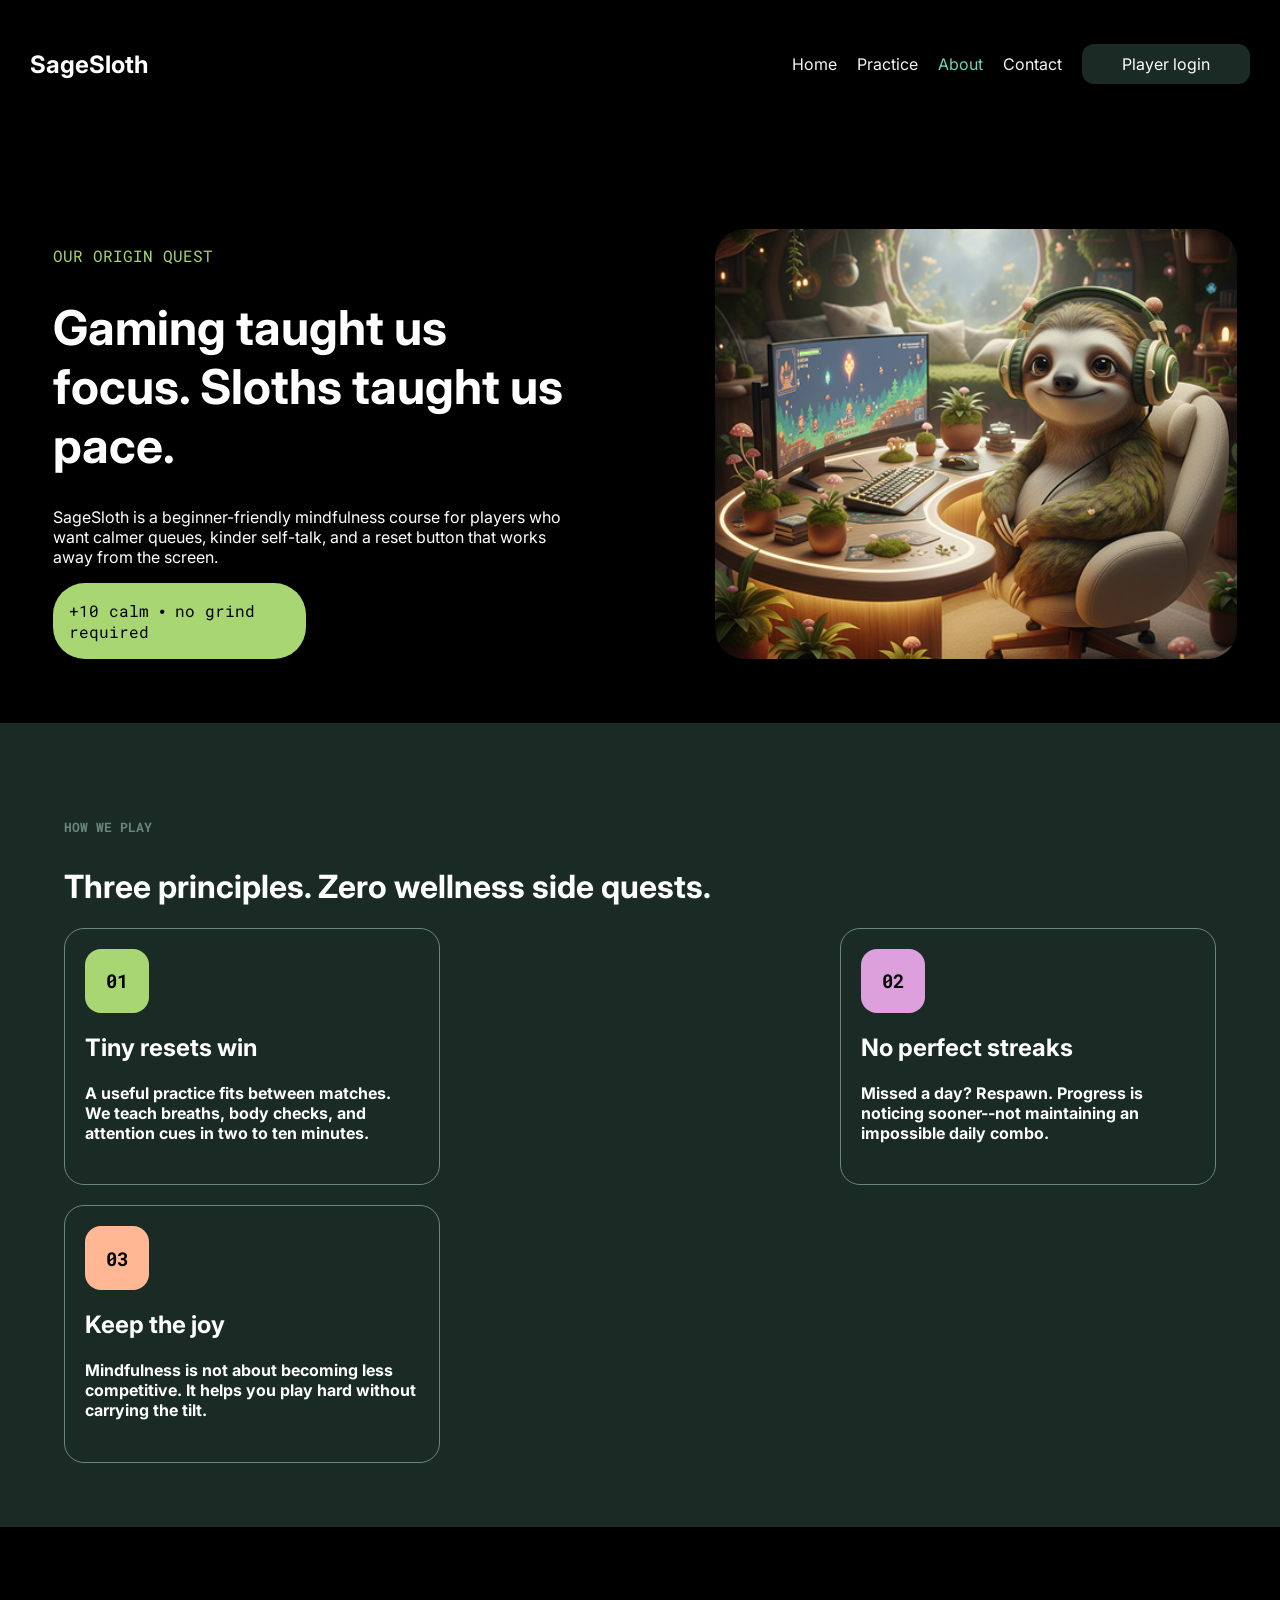
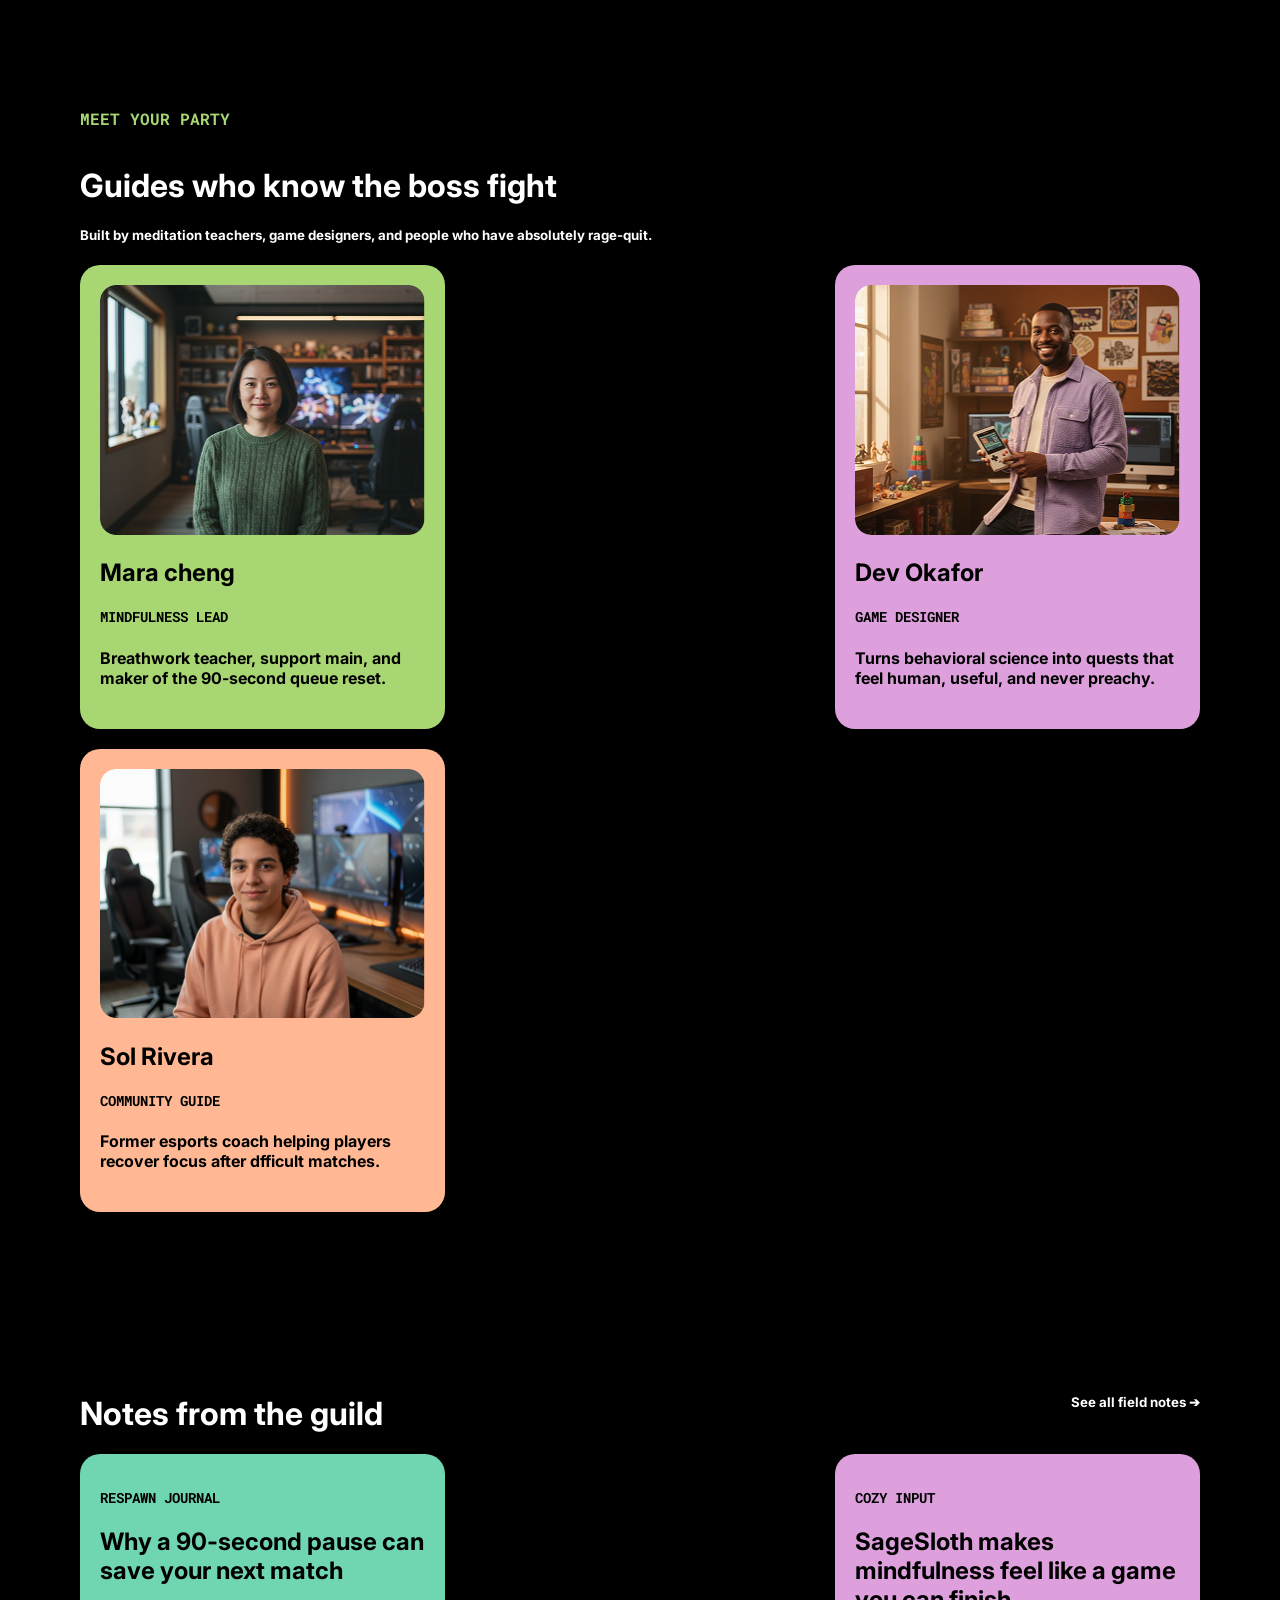
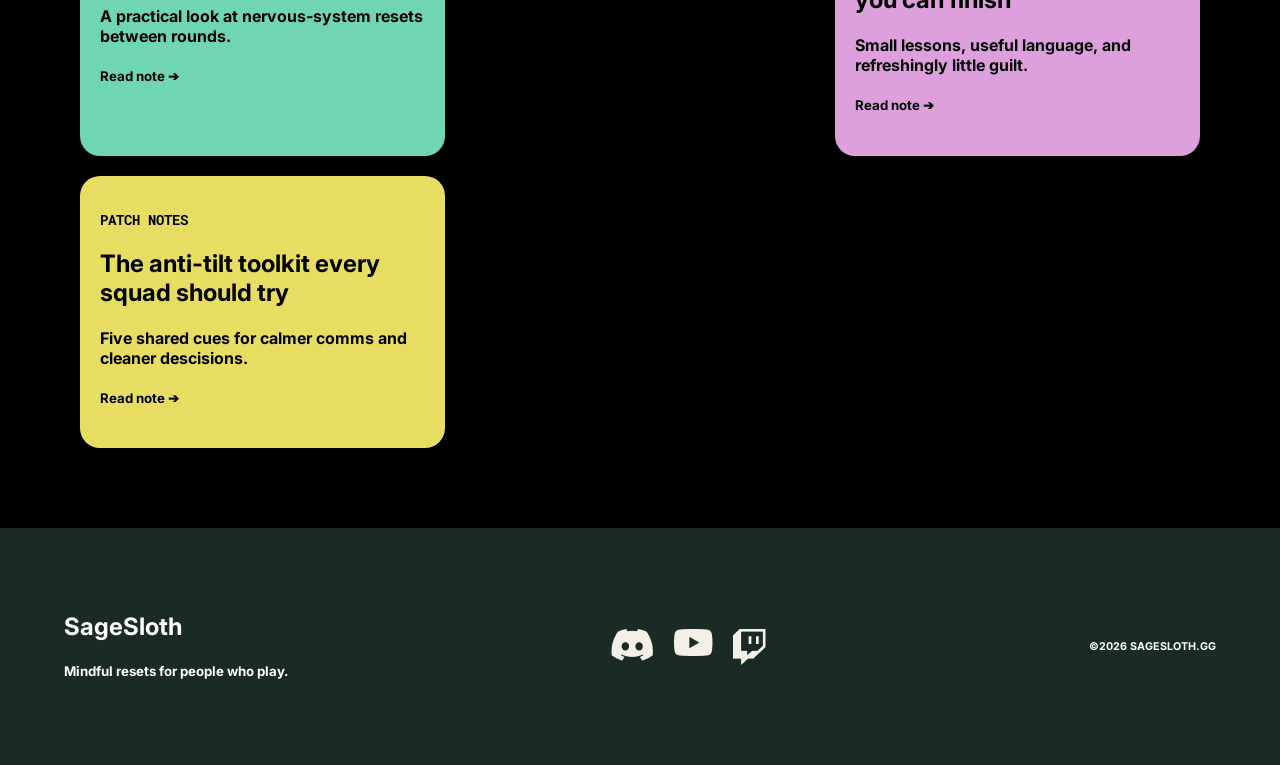
<file: New folder/about.html>
<!DOCTYPE html>
<html lang="en">
<head>
    <link rel="stylesheet" href="about.css">
    <title>IMAGE_FRIEND</title>
    <link rel="preconnect" href="https://fonts.googleapis.com">
    <link rel="preconnect" href="https://fonts.gstatic.com" crossorigin>
    <link href="https://fonts.googleapis.com/css2?family=Roboto+Mono:ital,wght@0,100..700;1,100..700&display=swap" rel="stylesheet">
    <link rel="preconnect" href="https://fonts.googleapis.com">
    <link rel="preconnect" href="https://fonts.gstatic.com" crossorigin>
    <link href="https://fonts.googleapis.com/css2?family=Inter:ital,opsz,wght@0,14..32,100..900;1,14..32,100..900&display=swap" rel="stylesheet">
</head>
<body>
    <nav>
        <div><h1>SageSloth</h1></div>
        <div class="headerButtons">
            <div class="headerButton"><a href="index.html">Home</a></div>
            <div class="headerButton"><a href="practice.html">Practice</a></div>
            <div class="headerButton" id="currentHeader">About</div>
            <div class="headerButton"><a href="contact.html">Contact</a></div>
            <div class="headerButton" id="playerLoginHeader">Player login</div>
        </div>
    </nav>
    <div class="hero">
        <div class="heroMains">
            <p id="heroQuestText">OUR ORIGIN QUEST</p>
            <h1>Gaming taught us focus. Sloths taught us pace.</h1>
            <p>SageSloth is a beginner-friendly mindfulness course for players who want calmer queues, kinder self-talk, and a reset button that works away from the screen.</p>
            <div>
                <p>+10 calm &#10625; no grind required</p>
            </div>
        </div>
        <div class="heroMains"><img src="aboutSlop.png" alt="AI slop"></div>
    </div>
    <div class="resetModes">
        <div id="resetModesTop">
            <h6>HOW WE PLAY</h6>
            <h1>Three principles. Zero wellness side quests.</h1>
        </div>
        <div class="resetModesOptions">
            <div class="rMOption">
                    <div id="RMOITA1">
                        <h3>01</h3>
                    </div>
                <h2>Tiny resets win</h2>
                <h4>A useful practice fits between matches. We teach breaths, body checks, and attention cues in two to ten minutes.</h4>
            </div>
                        <div class="rMOption">
                    <div id="RMOITA2">
                        <h3>02</h3>
                    </div>
                <h2>No perfect streaks</h2>
                <h4>Missed a day? Respawn. Progress is noticing sooner--not maintaining an impossible daily combo.</h4>
            </div>
            <div class="rMOption">
                    <div id="RMOITA3">
                        <h3>03</h3>
                    </div>
                <h2>Keep the joy</h2>
                <h4>Mindfulness is not about becoming less competitive. It helps you play hard without carrying the tilt.</h4>
            </div>
        </div>
    </div>
    <div class="party">
        <div id="partyTop">
            <h6 id="heroQuestText">MEET YOUR PARTY</h6>
            <h1>Guides who know the boss fight</h1>
            <h5>Built by meditation teachers, game designers, and people who have absolutely rage-quit.</h5>
        </div>
        <div class="partyOptions">
            <div class="parOption1">
                <img src="Mara.png" alt="Mara">
                <h2>Mara cheng</h2>
                <h3>MINDFULNESS LEAD</h3>
                <h4>Breathwork teacher, support main, and maker of the 90-second queue reset.</h4>
            </div>
                        <div class="parOption2">
                <img src="Dev.png" alt="Dev">
                <h2>Dev Okafor</h2>
                <h3>GAME DESIGNER</h3>
                <h4>Turns behavioral science into quests that feel human, useful, and never preachy.</h4>
            </div>
                        <div class="parOption3">
                <img src="Sol.png" alt="Sol">
                <h2>Sol Rivera</h2>
                <h3>COMMUNITY GUIDE</h3>
                <h4>Former esports coach helping players recover focus after dfficult matches.</h4>
            </div>
        </div>
    </div>
    <div class="notes">
        <div id="notesTop">
            <h1>Notes from the guild</h1>
            <h5>See all field notes &#10132; </h5>
        </div>
        <div class="notesOptions">
            <div class="noteOption1">
                <h3>RESPAWN JOURNAL</h3>
                <h2>Why a 90-second pause can save your next match</h2>
                <h4>A practical look at nervous-system resets between rounds.</h4>
                <h5>Read note &#10132;</h5>
            </div>
            <div class="noteOption2">
                <h3>COZY INPUT</h3>
                <h2>SageSloth makes mindfulness feel like a game you can finish</h2>
                <h4>Small lessons, useful language, and refreshingly little guilt.</h4>
                <h5>Read note &#10132;</h5>
            </div>
            <div class="noteOption3">
                <h3>PATCH NOTES</h3>
                <h2>The anti-tilt toolkit every squad should try</h2>
                <h4>Five shared cues for calmer comms and cleaner descisions.</h4>
                <h5>Read note &#10132;</h5>
            </div>
        </div>
    </div>
    <footer>
        <div>
            <h2>SageSloth</h2>
            <h5>Mindful resets for people who play.</h5>
        </div>
        <div>
            <div id="footerIcons">
                <img src="discord.png" alt="practice">
                <img src="yt.png" alt="about">
                <img src="twitch.png" alt="contact">
            </div>
        </div>
        <div>
            <h6> &#169;2026 SAGESLOTH.GG</h6>
        </div>
    </footer>
</body>
</html>
</file>
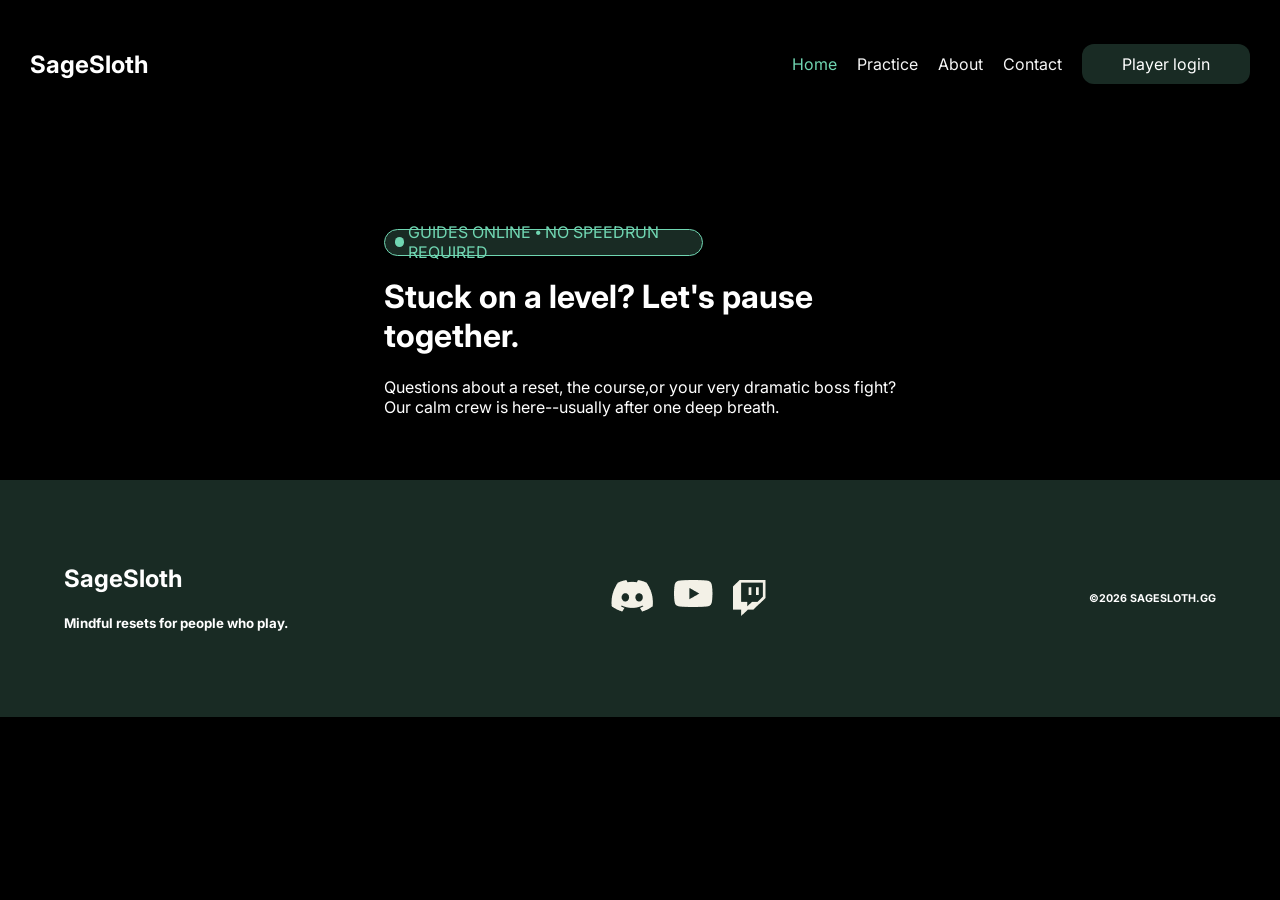
<file: New folder/contact.html>
<!DOCTYPE html>
<html lang="en">
<head>
    <link rel="stylesheet" href="contact.css">
    <title>IMAGE_FRIEND</title>
    <link rel="preconnect" href="https://fonts.googleapis.com">
    <link rel="preconnect" href="https://fonts.gstatic.com" crossorigin>
    <link href="https://fonts.googleapis.com/css2?family=Roboto+Mono:ital,wght@0,100..700;1,100..700&display=swap" rel="stylesheet">
    <link rel="preconnect" href="https://fonts.googleapis.com">
    <link rel="preconnect" href="https://fonts.gstatic.com" crossorigin>
    <link href="https://fonts.googleapis.com/css2?family=Inter:ital,opsz,wght@0,14..32,100..900;1,14..32,100..900&display=swap" rel="stylesheet">
</head>
<body>
    <nav>
        <div><h1>SageSloth</h1></div>
        <div class="headerButtons">
            <div class="headerButton" id="currentHeader">Home</div>
            <div class="headerButton"><a href="practice.html">Practice</a></div>
            <div class="headerButton"><a href="about.html">About</a></div>
            <div class="headerButton"><a href="contact.html">Contact</a></div>
            <div class="headerButton" id="playerLoginHeader">Player login</div>
        </div>
    </nav>
    <div class="hero">
        <div class="heroMains">
            <div id="heroSave">
                <div id="heroSaveCircle"></div>
                <p id="heroSaveText">GUIDES ONLINE &#10625; NO SPEEDRUN REQUIRED</p>
            </div>
            <h1>Stuck on a level? Let's pause together.</h1>
            <p>Questions about a reset, the course,or your very dramatic boss fight? Our calm crew is here--usually after one deep breath.</p>
        </div>
    </div>
    <div class="">
        <div>

        </div>
        <div></div>
    </div>
    <footer>
        <div>
            <h2>SageSloth</h2>
            <h5>Mindful resets for people who play.</h5>
        </div>
        <div>
            <div id="footerIcons">
                <img src="discord.png" alt="practice">
                <img src="yt.png" alt="about">
                <img src="twitch.png" alt="contact">
            </div>
        </div>
        <div>
            <h6> &#169;2026 SAGESLOTH.GG</h6>
        </div>
    </footer>
</body>
</html>
</file>
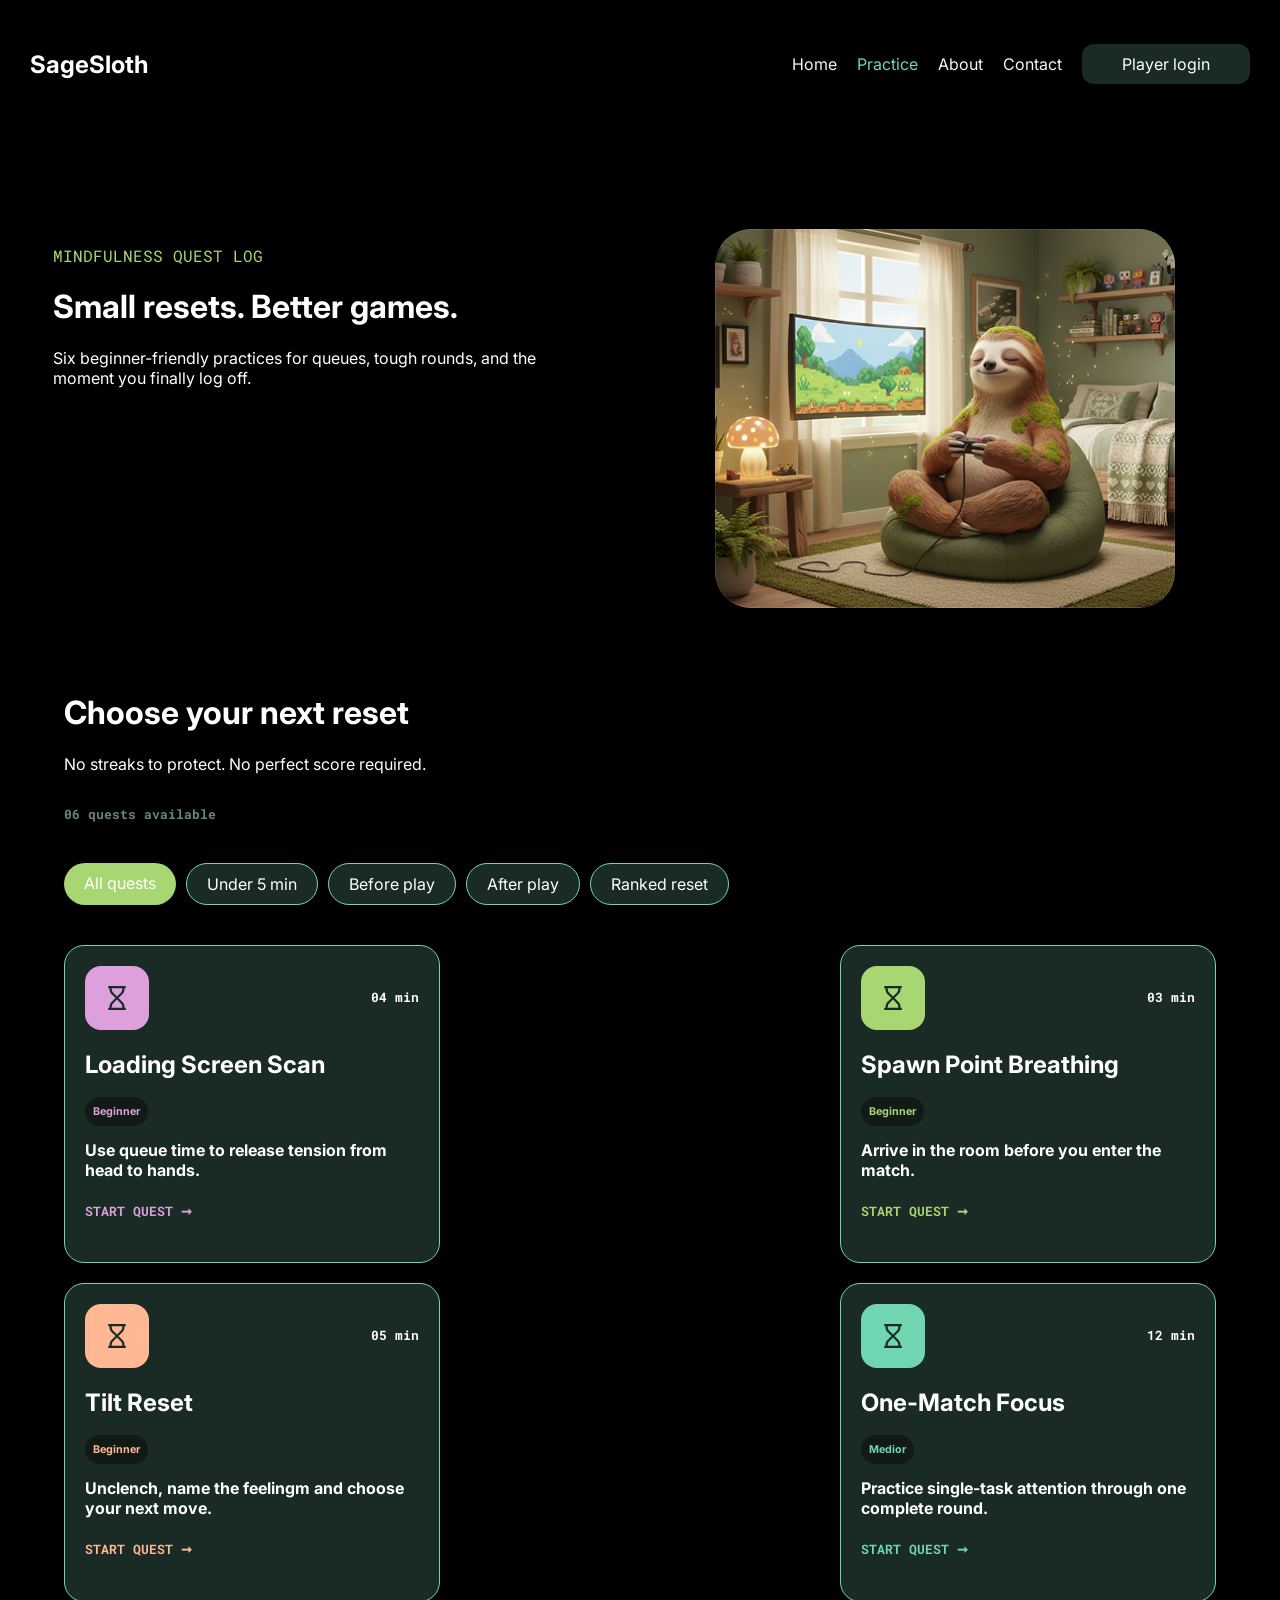
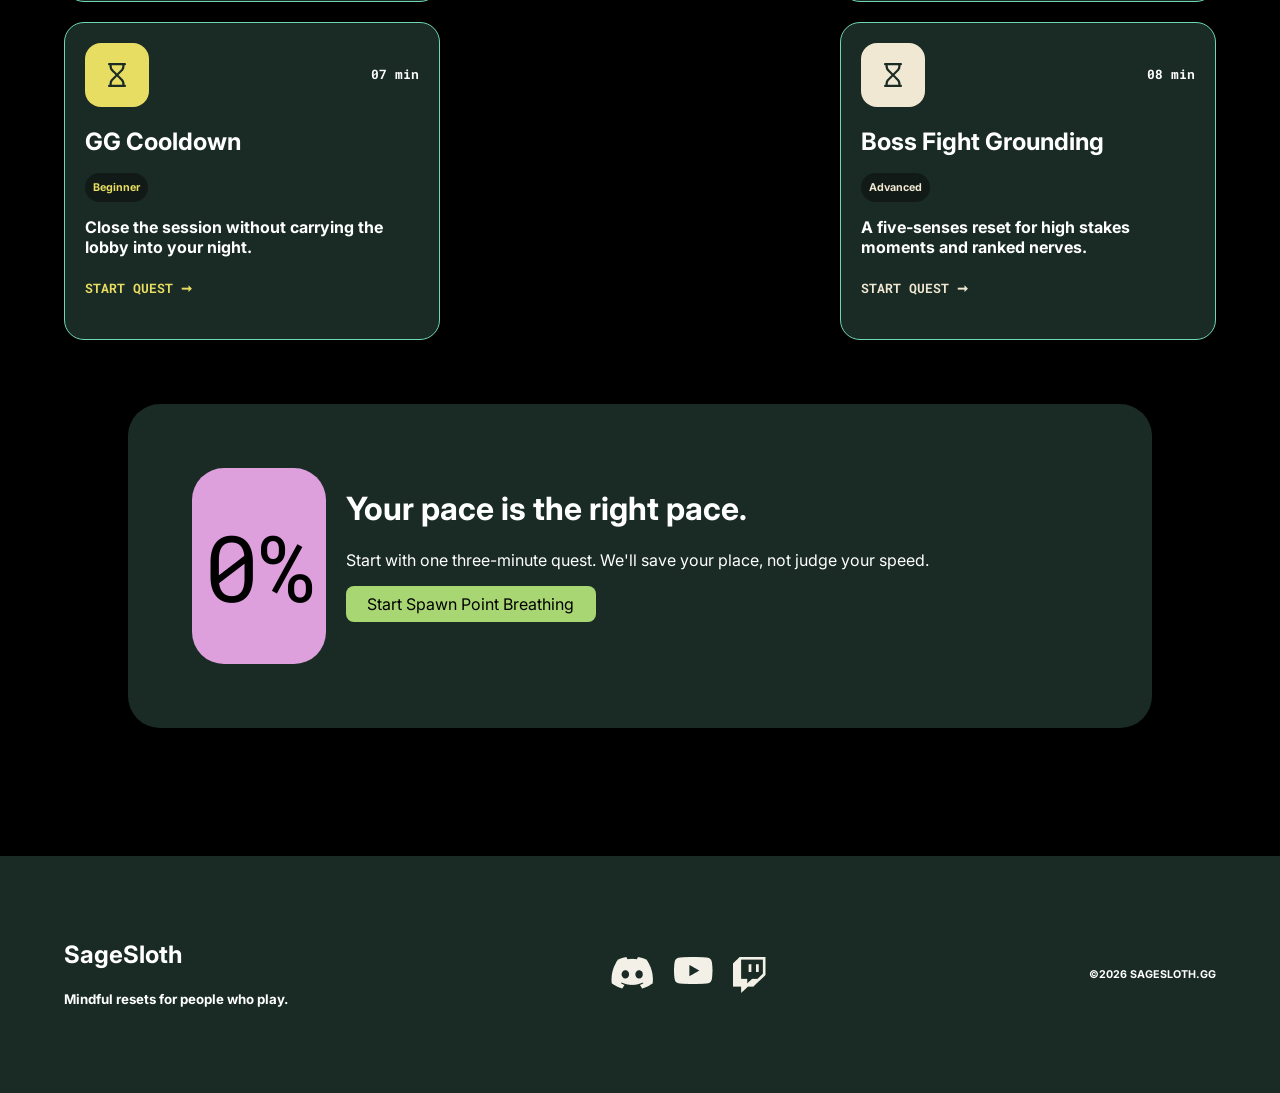
<file: New folder/practice.html>
<!DOCTYPE html>
<html lang="en">
<head>
    <link rel="stylesheet" href="practice.css">
    <title>IMAGE_FRIEND</title>
    <link rel="preconnect" href="https://fonts.googleapis.com">
    <link rel="preconnect" href="https://fonts.gstatic.com" crossorigin>
    <link href="https://fonts.googleapis.com/css2?family=Roboto+Mono:ital,wght@0,100..700;1,100..700&display=swap" rel="stylesheet">
    <link rel="preconnect" href="https://fonts.googleapis.com">
    <link rel="preconnect" href="https://fonts.gstatic.com" crossorigin>
    <link href="https://fonts.googleapis.com/css2?family=Inter:ital,opsz,wght@0,14..32,100..900;1,14..32,100..900&display=swap" rel="stylesheet">
</head>
<body>
    <nav>
        <div><h1>SageSloth</h1></div>
        <div class="headerButtons">
            <div class="headerButton"><a href="index.html">Home</a></div>
            <div class="headerButton" id="currentHeader">Practice</div>
            <div class="headerButton"><a href="about.html">About</a></div>
            <div class="headerButton"><a href="contact.html">Contact</a></div>
            <div class="headerButton" id="playerLoginHeader">Player login</div>
        </div>
    </nav>
    <div class="hero">
        <div class="heroMains">
            <p id="heroQuestText">MINDFULNESS QUEST LOG</p>
            <h1>Small resets. Better games.</h1>
            <p>Six beginner-friendly practices for queues, tough rounds, and the moment you finally log off.</p>
        </div>
        <div class="heroMains"><img src="practiceSlop.png" alt="AI slop"></div>
    </div>
    <div class="resetModes">
        <div id="resetModesTop">
            <h1>Choose your next reset</h1>
            <p>No streaks to protect. No perfect score required.</p>
            <h6>06 quests available</h6>
        </div>
        <div id="resetButtons">
            <div class="resetButtonBase" id="resetButtonSelected">All quests</div>
            <div class="resetButtonBase">Under 5 min</div>
            <div class="resetButtonBase">Before play</div>
            <div class="resetButtonBase">After play</div>
            <div class="resetButtonBase">Ranked reset</div>
        </div>
        <div class="resetModesOptions">
            <div class="rMOption">
                <div class="rMOptionImageTime">
                    <div id="RMOITA1">
                        <img src="hourglass.png">
                    </div>
                    <h5>04 min</h5>
                </div>
                <h2>Loading Screen Scan</h2>
                <h6 class="resetModesA1Start">Beginner</h6>
                <h4>Use queue time to release tension from head to hands.</h4>
                <h5 class="resetModesA1Start">START QUEST &#10142;</h5>
            </div>
            <div class="rMOption">
                <div class="rMOptionImageTime">
                    <div id="RMOITA2">
                        <img src="hourglass.png">
                    </div>
                    <h5>03 min</h5>
                </div>
                <h2>Spawn Point Breathing</h2>
                <h6 class="resetModesA2Start">Beginner</h6>
                <h4>Arrive in the room before you enter the match.</h4>
                <h5 class="resetModesA2Start">START QUEST &#10142;</h5>
            </div>
            <div class="rMOption">
                <div class="rMOptionImageTime">
                    <div id="RMOITA3">
                        <img src="hourglass.png">
                    </div>
                    <h5>05 min</h5>
                </div>
                <h2>Tilt Reset</h2>
                <h6 class="resetModesA3Start">Beginner</h6>
                <h4>Unclench, name the feelingm and choose your next move.</h4>
                <h5 class="resetModesA3Start">START QUEST &#10142;</h5>
            </div>
            <div class="rMOption">
                <div class="rMOptionImageTime">
                    <div id="RMOITB1">
                        <img src="hourglass.png">
                    </div>
                    <h5>12 min</h5>
                </div>
                <h2>One-Match Focus</h2>
                <h6 class="resetModesB1Start">Medior</h6>
                <h4>Practice single-task attention through one complete round.</h4>
                <h5 class="resetModesB1Start">START QUEST &#10142;</h5>
            </div>
            <div class="rMOption">
                <div class="rMOptionImageTime">
                    <div id="RMOITB2">
                        <img src="hourglass.png">
                    </div>
                    <h5>07 min</h5>
                </div>
                <h2>GG Cooldown</h2>
                <h6 class="resetModesB2Start">Beginner</h6>
                <h4>Close the session without carrying the lobby into your night.</h4>
                <h5 class="resetModesB2Start">START QUEST &#10142;</h5>
            </div>
            <div class="rMOption">
                <div class="rMOptionImageTime">
                    <div id="RMOITB3">
                        <img src="hourglass.png">
                    </div>
                    <h5>08 min</h5>
                </div>
                <h2>Boss Fight Grounding</h2>
                <h6 class="resetModesB3Start">Advanced</h6>
                <h4>A five-senses reset for high stakes moments and ranked nerves.</h4>
                <h5 class="resetModesB3Start">START QUEST &#10142;</h5>
            </div>
        </div>
    </div>
    <div id="inviteMain">
        <div id="invitePercent">0%</div>
        <div>
            <h1>Your pace is the right pace.</h1>
            <p>Start with one three-minute quest. We'll save your place, not judge your speed.</p>
            <div id="inviteButton">Start Spawn Point Breathing</div>
        </div>
    </div>
    <footer>
        <div>
            <h2>SageSloth</h2>
            <h5>Mindful resets for people who play.</h5>
        </div>
        <div>
            <div id="footerIcons">
                <img src="discord.png" alt="practice">
                <img src="yt.png" alt="about">
                <img src="twitch.png" alt="contact">
            </div>
        </div>
        <div>
            <h6> &#169;2026 SAGESLOTH.GG</h6>
        </div>
    </footer>
</body>
</html>
</file>
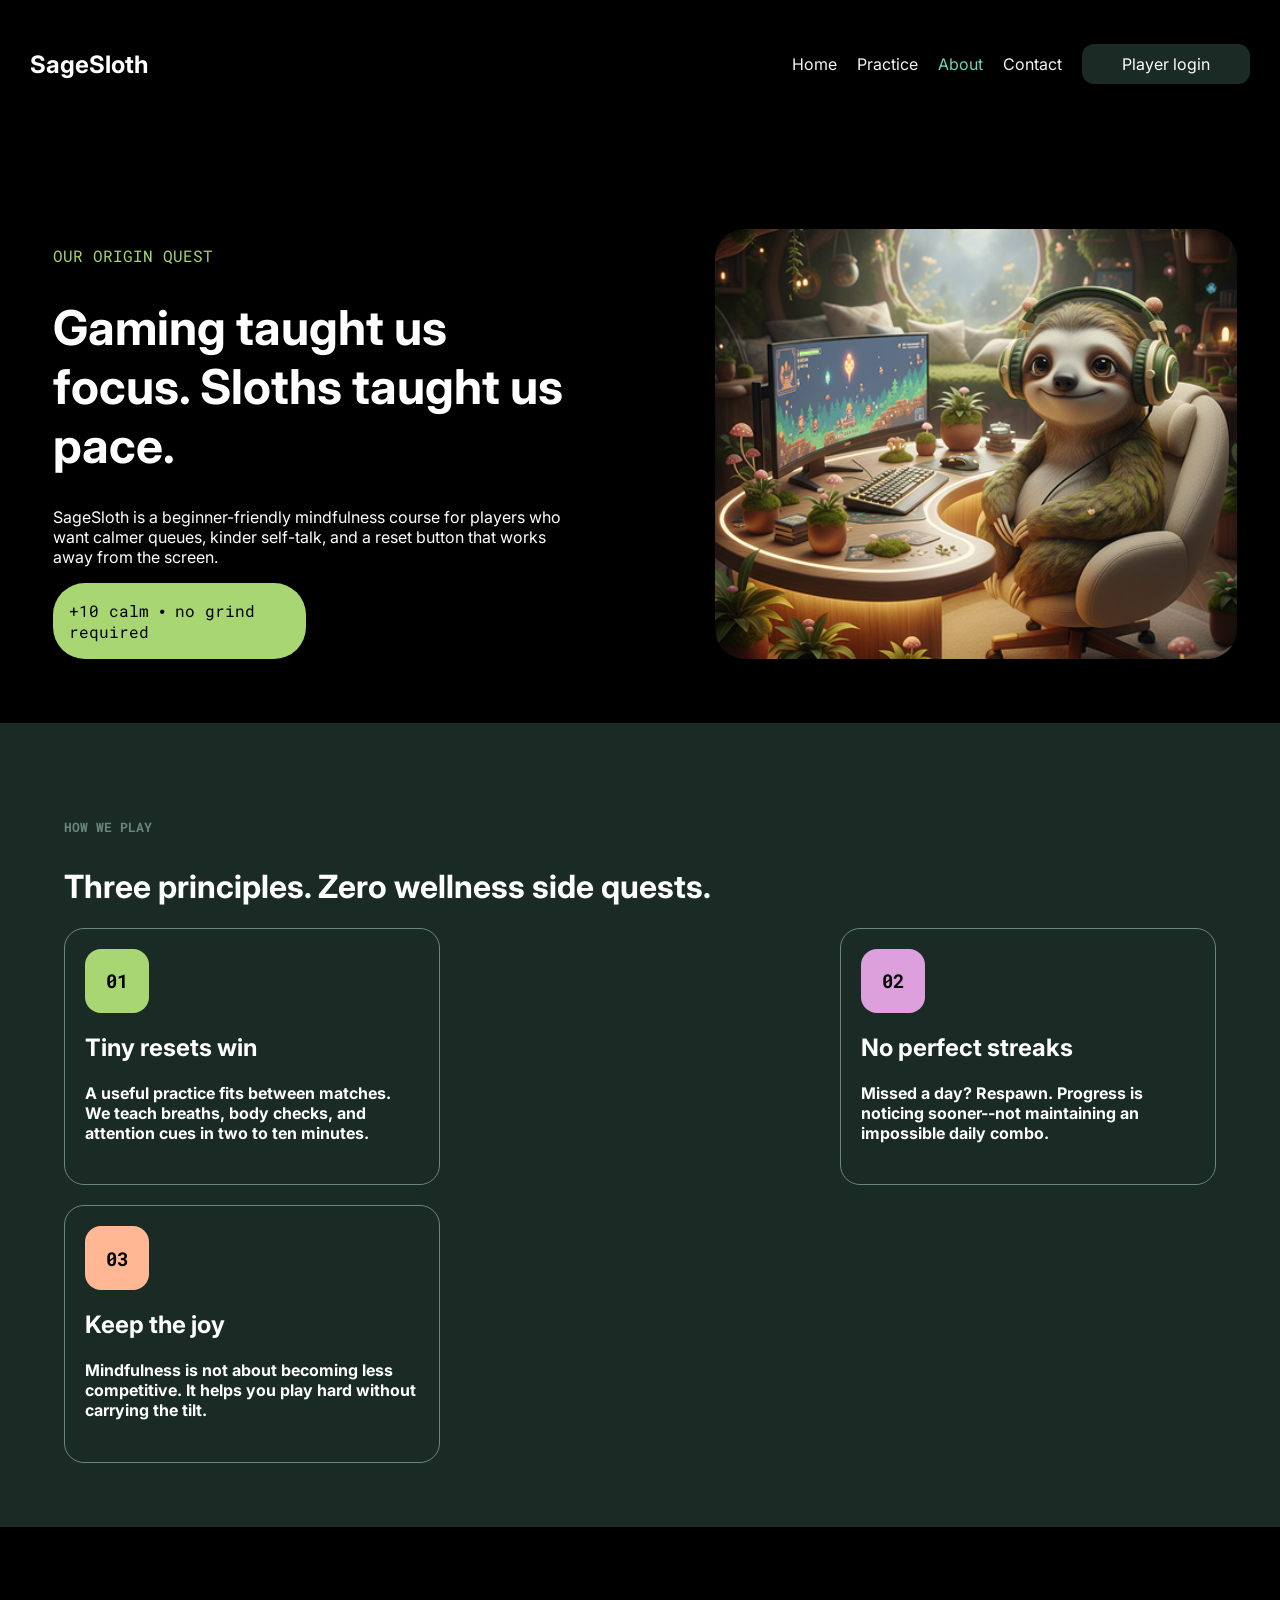
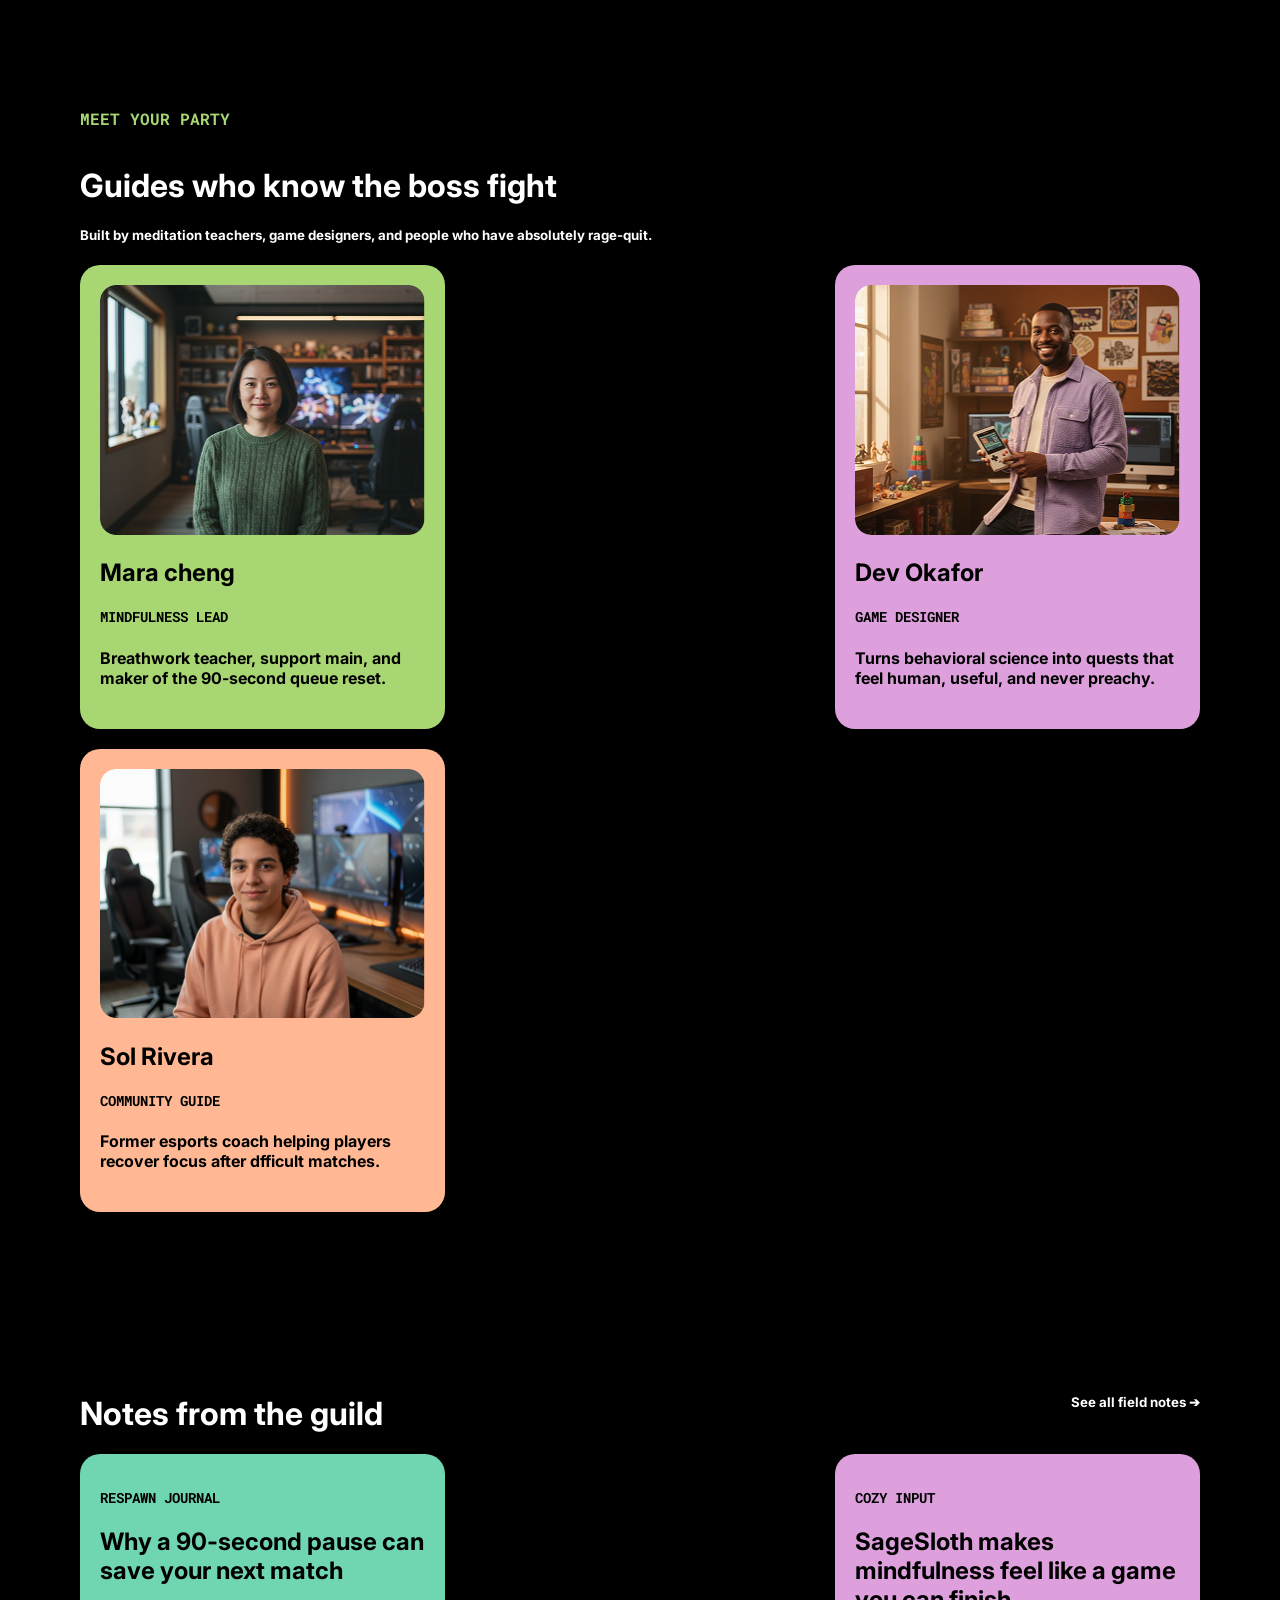
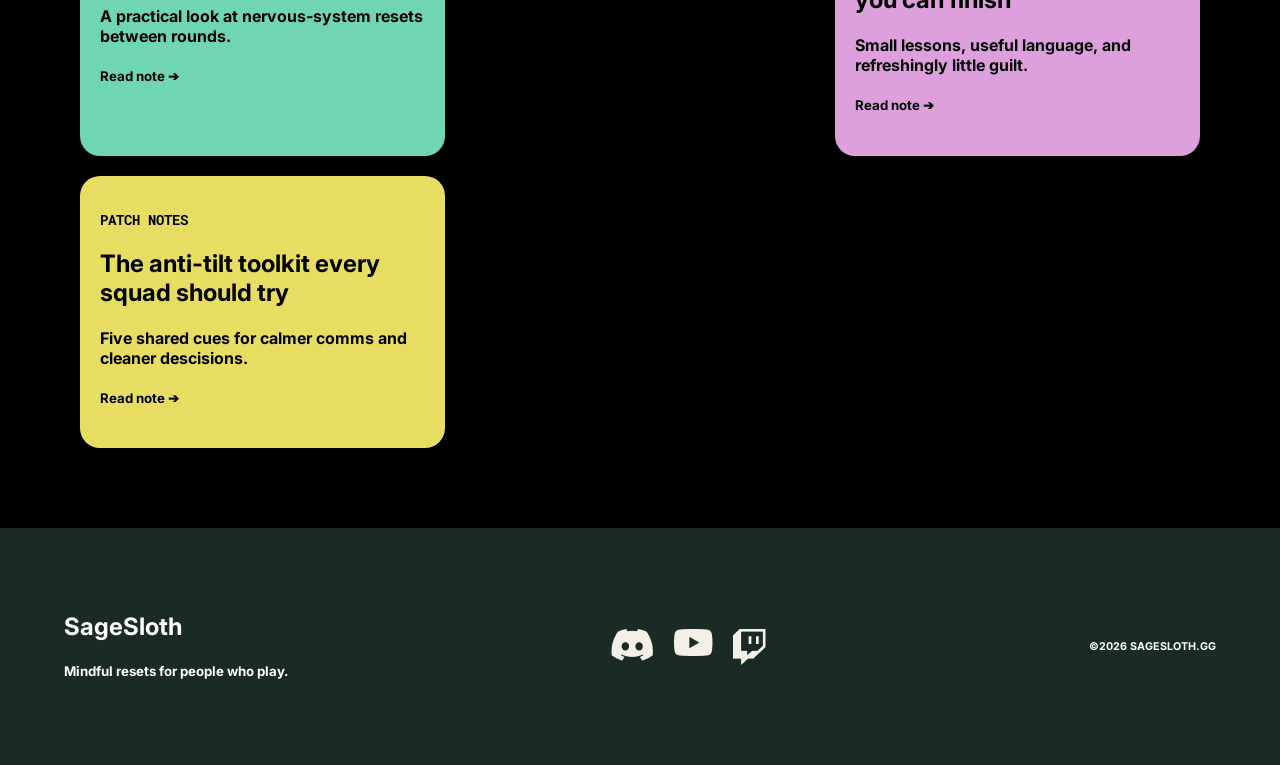
<file: SageSloth/about.html>
<!DOCTYPE html>
<html lang="en">
<head>
    <link rel="stylesheet" href="about.css">
    <title>About - SageSloth</title>
    <link rel="preconnect" href="https://fonts.googleapis.com">
    <link rel="preconnect" href="https://fonts.gstatic.com" crossorigin>
    <link href="https://fonts.googleapis.com/css2?family=Roboto+Mono:ital,wght@0,100..700;1,100..700&display=swap" rel="stylesheet">
    <link rel="preconnect" href="https://fonts.googleapis.com">
    <link rel="preconnect" href="https://fonts.gstatic.com" crossorigin>
    <link href="https://fonts.googleapis.com/css2?family=Inter:ital,opsz,wght@0,14..32,100..900;1,14..32,100..900&display=swap" rel="stylesheet">
</head>
<body>
    <nav>
        <div><h1>SageSloth</h1></div>
        <div class="header-buttons">
            <div class="header-button"><a href="home.html">Home</a></div>
            <div class="header-button"><a href="practice.html">Practice</a></div>
            <div class="header-button" id="current-header">About</div>
            <div class="header-button"><a href="contact.html">Contact</a></div>
            <div class="header-button" id="player-login-header">Player login</div>
        </div>
    </nav>
    <div class="hero">
        <div class="hero-mains">
            <p id="hero-quest-text">OUR ORIGIN QUEST</p>
            <h1>Gaming taught us focus. Sloths taught us pace.</h1>
            <p>SageSloth is a beginner-friendly mindfulness course for players who want calmer queues, kinder self-talk, and a reset button that works away from the screen.</p>
            <div>
                <p>+10 calm &#10625; no grind required</p>
            </div>
        </div>
        <div class="hero-mains"><img src="about-sloth.png" alt="AI generated sloth"></div>
    </div>
    <div class="reset-modes">
        <div id="reset-modes-top">
            <h6>HOW WE PLAY</h6>
            <h1>Three principles. Zero wellness side quests.</h1>
        </div>
        <div class="reset-modes-options">
            <div class="rM-option">
                    <div id="RMOIT-A1">
                        <h3>01</h3>
                    </div>
                <h2>Tiny resets win</h2>
                <h4>A useful practice fits between matches. We teach breaths, body checks, and attention cues in two to ten minutes.</h4>
            </div>
                        <div class="rM-option">
                    <div id="RMOIT-A2">
                        <h3>02</h3>
                    </div>
                <h2>No perfect streaks</h2>
                <h4>Missed a day? Respawn. Progress is noticing sooner--not maintaining an impossible daily combo.</h4>
            </div>
            <div class="rM-option">
                    <div id="RMOIT-A3">
                        <h3>03</h3>
                    </div>
                <h2>Keep the joy</h2>
                <h4>Mindfulness is not about becoming less competitive. It helps you play hard without carrying the tilt.</h4>
            </div>
        </div>
    </div>
    <div class="party">
        <div id="party-top">
            <h6 id="hero-quest-text">MEET YOUR PARTY</h6>
            <h1>Guides who know the boss fight</h1>
            <h5>Built by meditation teachers, game designers, and people who have absolutely rage-quit.</h5>
        </div>
        <div class="party-options">
            <div class="par-option1">
                <img src="mara.png" alt="Mara">
                <h2>Mara cheng</h2>
                <h3>MINDFULNESS LEAD</h3>
                <h4>Breathwork teacher, support main, and maker of the 90-second queue reset.</h4>
            </div>
                <div class="par-option2">
                <img src="dev.png" alt="Dev">
                <h2>Dev Okafor</h2>
                <h3>GAME DESIGNER</h3>
                <h4>Turns behavioral science into quests that feel human, useful, and never preachy.</h4>
            </div>
                <div class="par-option3">
                <img src="sol.png" alt="Sol">
                <h2>Sol Rivera</h2>
                <h3>COMMUNITY GUIDE</h3>
                <h4>Former esports coach helping players recover focus after dfficult matches.</h4>
            </div>
        </div>
    </div>
    <div class="notes">
        <div id="notes-top">
            <h1>Notes from the guild</h1>
            <h5>See all field notes &#10132; </h5>
        </div>
        <div class="notes-options">
            <div class="note-option1">
                <h3>RESPAWN JOURNAL</h3>
                <h2>Why a 90-second pause can save your next match</h2>
                <h4>A practical look at nervous-system resets between rounds.</h4>
                <h5>Read note &#10132;</h5>
            </div>
            <div class="note-option2">
                <h3>COZY INPUT</h3>
                <h2>SageSloth makes mindfulness feel like a game you can finish</h2>
                <h4>Small lessons, useful language, and refreshingly little guilt.</h4>
                <h5>Read note &#10132;</h5>
            </div>
            <div class="note-option3">
                <h3>PATCH NOTES</h3>
                <h2>The anti-tilt toolkit every squad should try</h2>
                <h4>Five shared cues for calmer comms and cleaner descisions.</h4>
                <h5>Read note &#10132;</h5>
            </div>
        </div>
    </div>
    <footer>
        <div>
            <h2>SageSloth</h2>
            <h5>Mindful resets for people who play.</h5>
        </div>
        <div>
            <div id="footer-icons">
                <img src="discord.png" alt="practice">
                <img src="yt.png" alt="about">
                <img src="twitch.png" alt="contact">
            </div>
        </div>
        <div>
            <h6> &#169;2026 SAGESLOTH.GG</h6>
        </div>
    </footer>
</body>
</html>
</file>
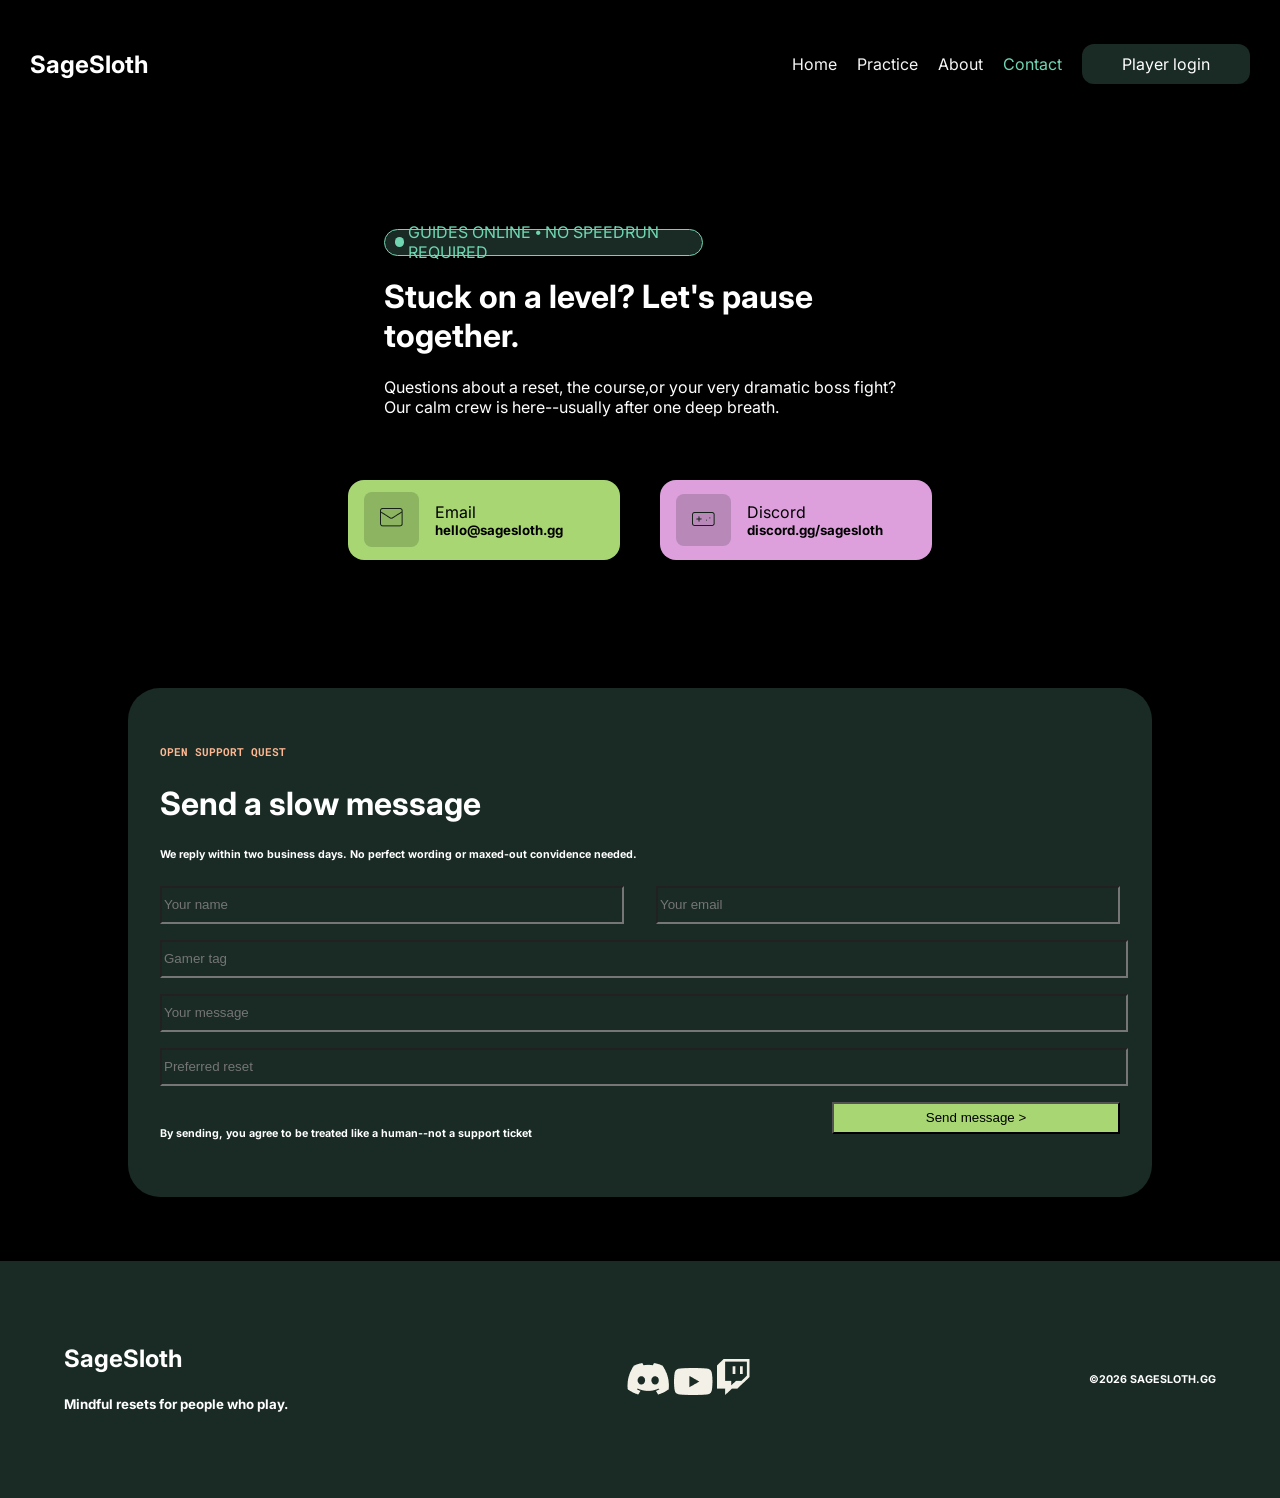
<file: SageSloth/contact.html>
<!DOCTYPE html>
<html lang="en">
<head>
    <link rel="stylesheet" href="contact.css">
    <title>Contact - SageSloth</title>
    <link rel="preconnect" href="https://fonts.googleapis.com">
    <link rel="preconnect" href="https://fonts.gstatic.com" crossorigin>
    <link href="https://fonts.googleapis.com/css2?family=Roboto+Mono:ital,wght@0,100..700;1,100..700&display=swap" rel="stylesheet">
    <link rel="preconnect" href="https://fonts.googleapis.com">
    <link rel="preconnect" href="https://fonts.gstatic.com" crossorigin>
    <link href="https://fonts.googleapis.com/css2?family=Inter:ital,opsz,wght@0,14..32,100..900;1,14..32,100..900&display=swap" rel="stylesheet">
</head>
<body>
    <nav>
        <div><h1>SageSloth</h1></div>
        <div class="header-buttons">
            <div class="header-button"><a href="home.html">Home</a></div>
            <div class="header-button"><a href="practice.html">Practice</a></div>
            <div class="header-button"><a href="about.html">About</a></div>
            <div class="header-button" id="current-header">Contact</div>
            <div class="header-button" id="player-login-header">Player login</div>
        </div>
    </nav>
    <div class="hero">
        <div class="hero-mains">
            <div id="hero-save">
                <div id="hero-save-circle"></div>
                <p id="hero-save-text">GUIDES ONLINE &#10625; NO SPEEDRUN REQUIRED</p>
            </div>
            <h1>Stuck on a level? Let's pause together.</h1>
            <p>Questions about a reset, the course,or your very dramatic boss fight? Our calm crew is here--usually after one deep breath.</p>
        </div>
    </div>
    <div class="halfway-links">
        <div class="halfway-box" id="email-box">
            <div id="email-square"><img src="mail.png" alt="Mail icon"></div>
            <div>
                <p>Email</p>
                <h5>hello@sagesloth.gg</h5>
            </div>
        </div>
        <div class="halfway-box" id="discord-box">
            <div id="discord-square"><img src="console.png" alt="Controller icon"></div>
            <div>
                <p>Discord</p>
                <h5>discord.gg/sagesloth</h5>
            </div>
        </div>
    </div>
    <div class="message">
        <h6 id="message-top">OPEN SUPPORT QUEST</h6>
        <h1>Send a slow message</h1>
        <h6>We reply within two business days. No perfect wording or maxed-out convidence needed.</h6>
        <form>
            <div>
                <input type="text" placeholder="Your name">
                <input type="email" placeholder="Your email">
            </div>
            <input type="text" placeholder="Gamer tag">
            <input type="text" placeholder="Your message">
            <input type="number" placeholder="Preferred reset">
            <div>
                <h6>By sending, you agree to be treated like a human--not a support ticket</h6>
                <input id="message-send" type="button" value="Send message >">
            </div>
        </form>
    </div>
    <footer>
        <div>
            <h2>SageSloth</h2>
            <h5>Mindful resets for people who play.</h5>
        </div>
        <div>
            <div id="footer-icons">
                <img src="discord.png" alt="practice">
                <img src="yt.png" alt="about">
                <img src="twitch.png" alt="contact">
            </div>
        </div>
        <div>
            <h6> &#169;2026 SAGESLOTH.GG</h6>
        </div>
    </footer>
</body>
</html>
</file>
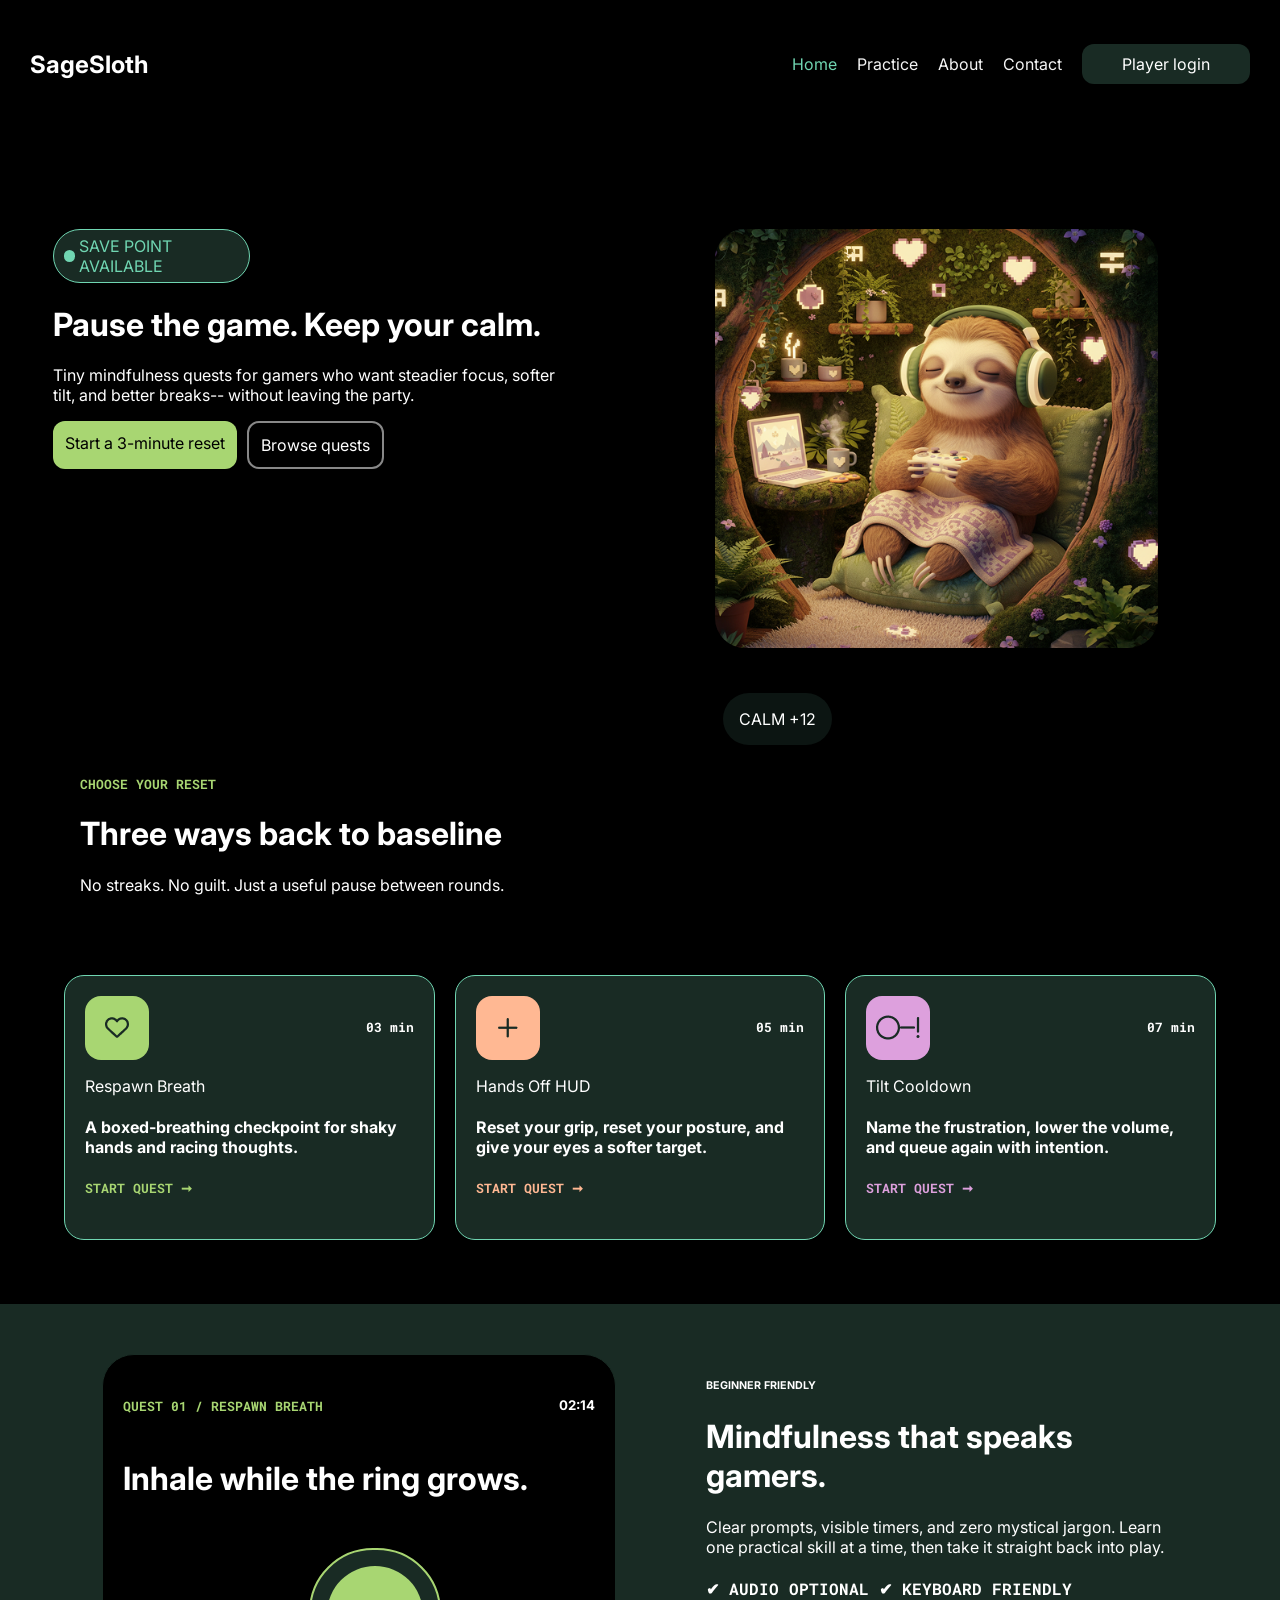
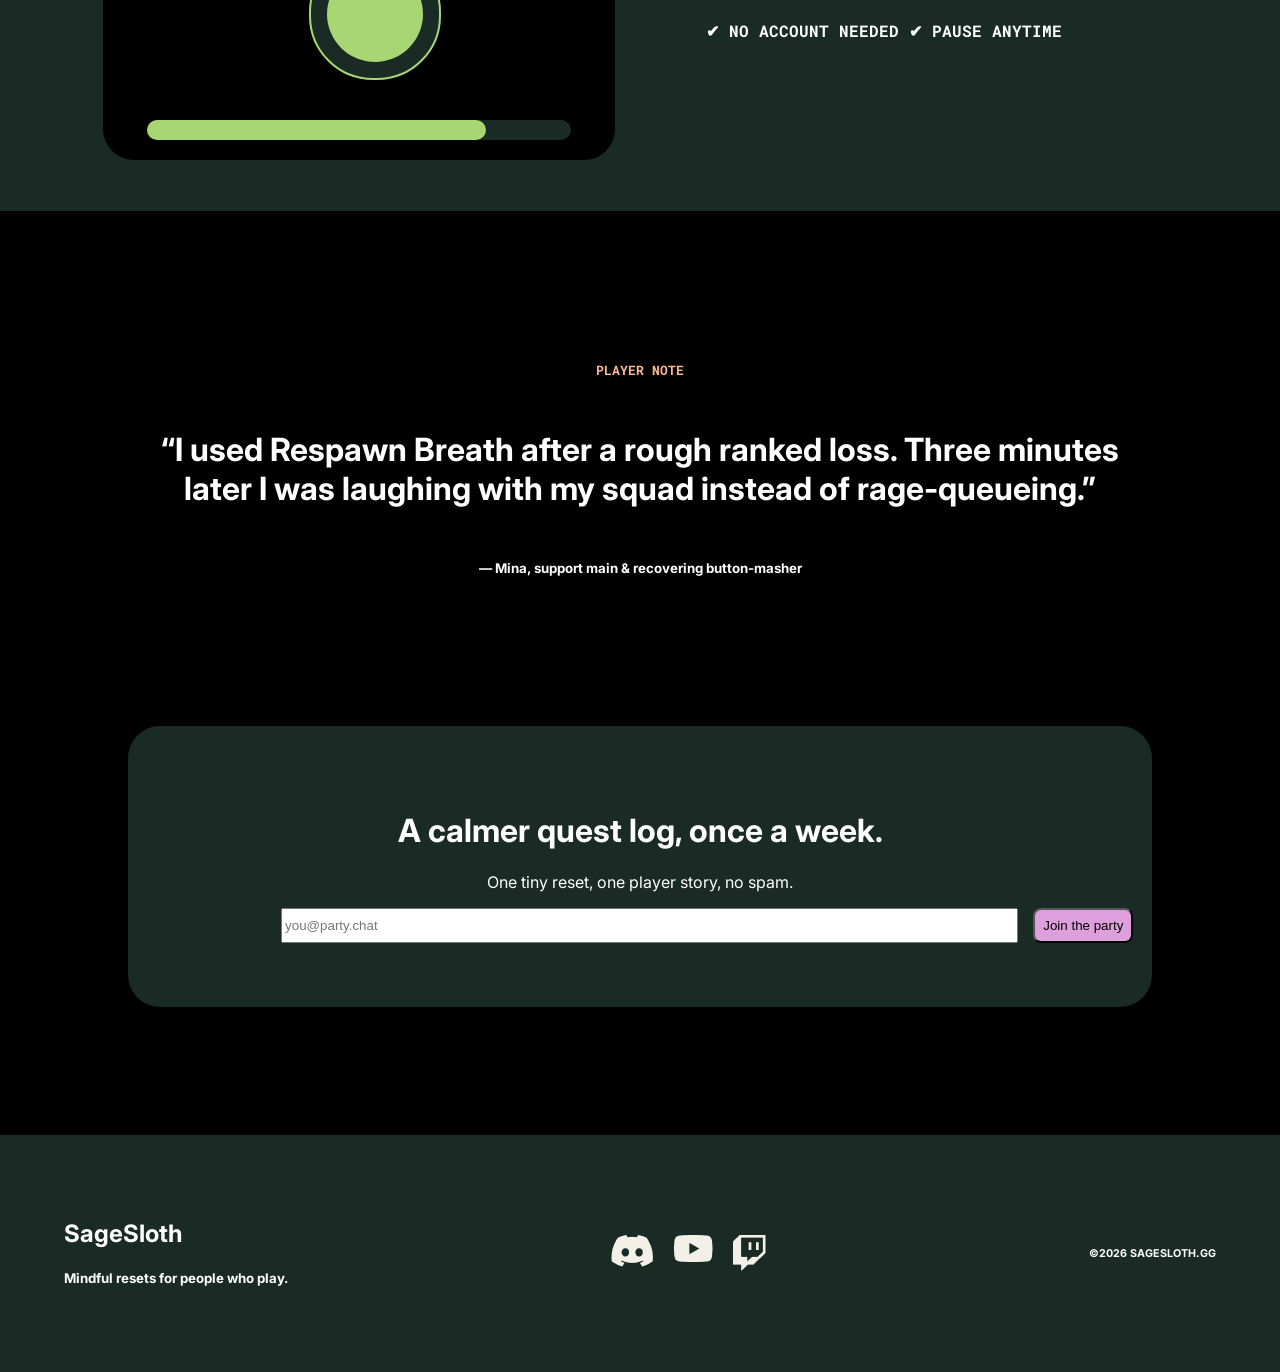
<file: SageSloth/home.html>
<!DOCTYPE html>
<html lang="en">
<head>
    <link rel="stylesheet" href="home.css">
    <title>Home - SageSloth</title>
    <link rel="preconnect" href="https://fonts.googleapis.com">
    <link rel="preconnect" href="https://fonts.gstatic.com" crossorigin>
    <link href="https://fonts.googleapis.com/css2?family=Roboto+Mono:ital,wght@0,100..700;1,100..700&display=swap" rel="stylesheet">
    <link rel="preconnect" href="https://fonts.googleapis.com">
    <link rel="preconnect" href="https://fonts.gstatic.com" crossorigin>
    <link href="https://fonts.googleapis.com/css2?family=Inter:ital,opsz,wght@0,14..32,100..900;1,14..32,100..900&display=swap" rel="stylesheet">
</head>
<body>
    <nav>
        <div><h1>SageSloth</h1></div>
        <div class="header-buttons">
            <div class="header-button" id="current-header">Home</div>
            <div class="header-button"><a href="practice.html">Practice</a></div>
            <div class="header-button"><a href="about.html">About</a></div>
            <div class="header-button"><a href="contact.html">Contact</a></div>
            <div class="header-button" id="player-login-header">Player login</div>
        </div>
    </nav>
    <div class="hero">
        <div class="hero-mains">
            <div id="hero-save">
                <div id="hero-save-circle"></div>
                <p id="hero-save-text">SAVE POINT AVAILABLE</p>
            </div>
            <h1>Pause the game. Keep your calm.</h1>
            <p>Tiny mindfulness quests for gamers who want steadier focus, softer tilt, and better breaks-- without leaving the party.</p>
            <div class="hero-buttons">
                <div id="green-hero-button">Start a 3-minute reset</div>
                <div id="black-hero-button">Browse quests</div>
            </div>
        </div>
        <div class="hero-mains" id="hero-image">
            <img src="home-sloth.png" alt="AI generated sloth at a desk">
            <div id="image-calm">CALM +12</div>
        </div>
    </div>
    <div class="reset-modes">
        <div id="reset-modes-top">
            <h5>CHOOSE YOUR RESET</h5>
            <h1>Three ways back to baseline</h1>
            <p>No streaks. No guilt. Just a useful pause between rounds.</p>
        </div>
        <div class="reset-modes-options">
            <div class="rM-option">
                <div class="rM-option-image-time">
                    <div id="RMOIT-heart">
                        <img src="heart.png" alt="heart">
                    </div>
                    <h5>03 min</h5>
                </div>
                <p>Respawn Breath</p>
                <h4>A boxed-breathing checkpoint for shaky hands and racing thoughts.</h4>
                <h5 id="reset-modes-heart-start">START QUEST &#10142;</h5>
            </div>
            <div class="rM-option">
                                <div class="rM-option-image-time">
                    <div id="RMOIT-plus">
                        <img src="plus.png" alt="plus">
                    </div>
                    <h5>05 min</h5>
                </div>
                <p>Hands Off HUD</p>
                <h4>Reset your grip, reset your posture, and give your eyes a softer target.</h4>
                <h5 id="reset-modes-plus-start">START QUEST &#10142;</h5>
            </div>
            <div class="rM-option">
                                <div class="rM-option-image-time">
                    <div id="RMOIT-tilt">
                        <img src="o-!.png" alt="tilt">
                    </div>
                    <h5>07 min</h5>
                </div>
                <p>Tilt Cooldown</p>
                <h4>Name the frustration, lower the volume, and queue again with intention.</h4>
                <h5 id="reset-modes-tilt-start">START QUEST &#10142;</h5>
            </div>
        </div>
    </div>
    <div class="beginner-quest">
        <div id="quest-main">
            <div id="quest-breathe-box">
                <div id="quest-timer">
                    <h5 id="quest-timer-name">QUEST 01 / RESPAWN BREATH</h5>
                    <h5> 02:14</h5>
                </div>
                <h1>Inhale while the ring grows.</h1>
                <div id="quest-breathe-circle">
                    <div></div>
                </div>
                <div id="quest-progress">
                    <div></div>
                </div>
            </div>
            <div id="quest-description">
                <h6>BEGINNER FRIENDLY</h6>
                <h1>Mindfulness that speaks gamers.</h1>
                <p>Clear prompts, visible timers, and zero mystical jargon. Learn one practical skill at a time, then take it straight back into play.</p>
                <h4>&#10004; AUDIO OPTIONAL   &#10004; KEYBOARD FRIENDLY</h4>
                <h4>&#10004; NO ACCOUNT NEEDED   &#10004; PAUSE ANYTIME</h4>
            </div>
        </div>
    </div>
    <div id="player-note-main">
        <h5 id="player-note-note">PLAYER NOTE</h5>
        <h1>“I used Respawn Breath after a rough ranked loss. Three minutes later I was laughing with my squad instead of rage-queueing.”</h1>
        <h5>— Mina, support main & recovering button-masher</h5>
    </div>
    <div id="invite-main">
        <h1>A calmer quest log, once a week.</h1>
        <p>One tiny reset, one player story, no spam.</p>
        <div  id="invite-div">
            <input id="invite-field "type="text" placeholder="you@party.chat" size="90" height="12">
            <input id="invite-button" type="button" value="Join the party">
        </div>
    </div>
    <footer>
        <div>
            <h2>SageSloth</h2>
            <h5>Mindful resets for people who play.</h5>
        </div>
        <div>
            <div id="footer-icons">
                <img src="discord.png" alt="practice">
                <img src="yt.png" alt="about">
                <img src="twitch.png" alt="contact">
            </div>
        </div>
        <div>
            <h6> &#169;2026 SAGESLOTH.GG</h6>
        </div>
    </footer>
</body>
</html>
</file>
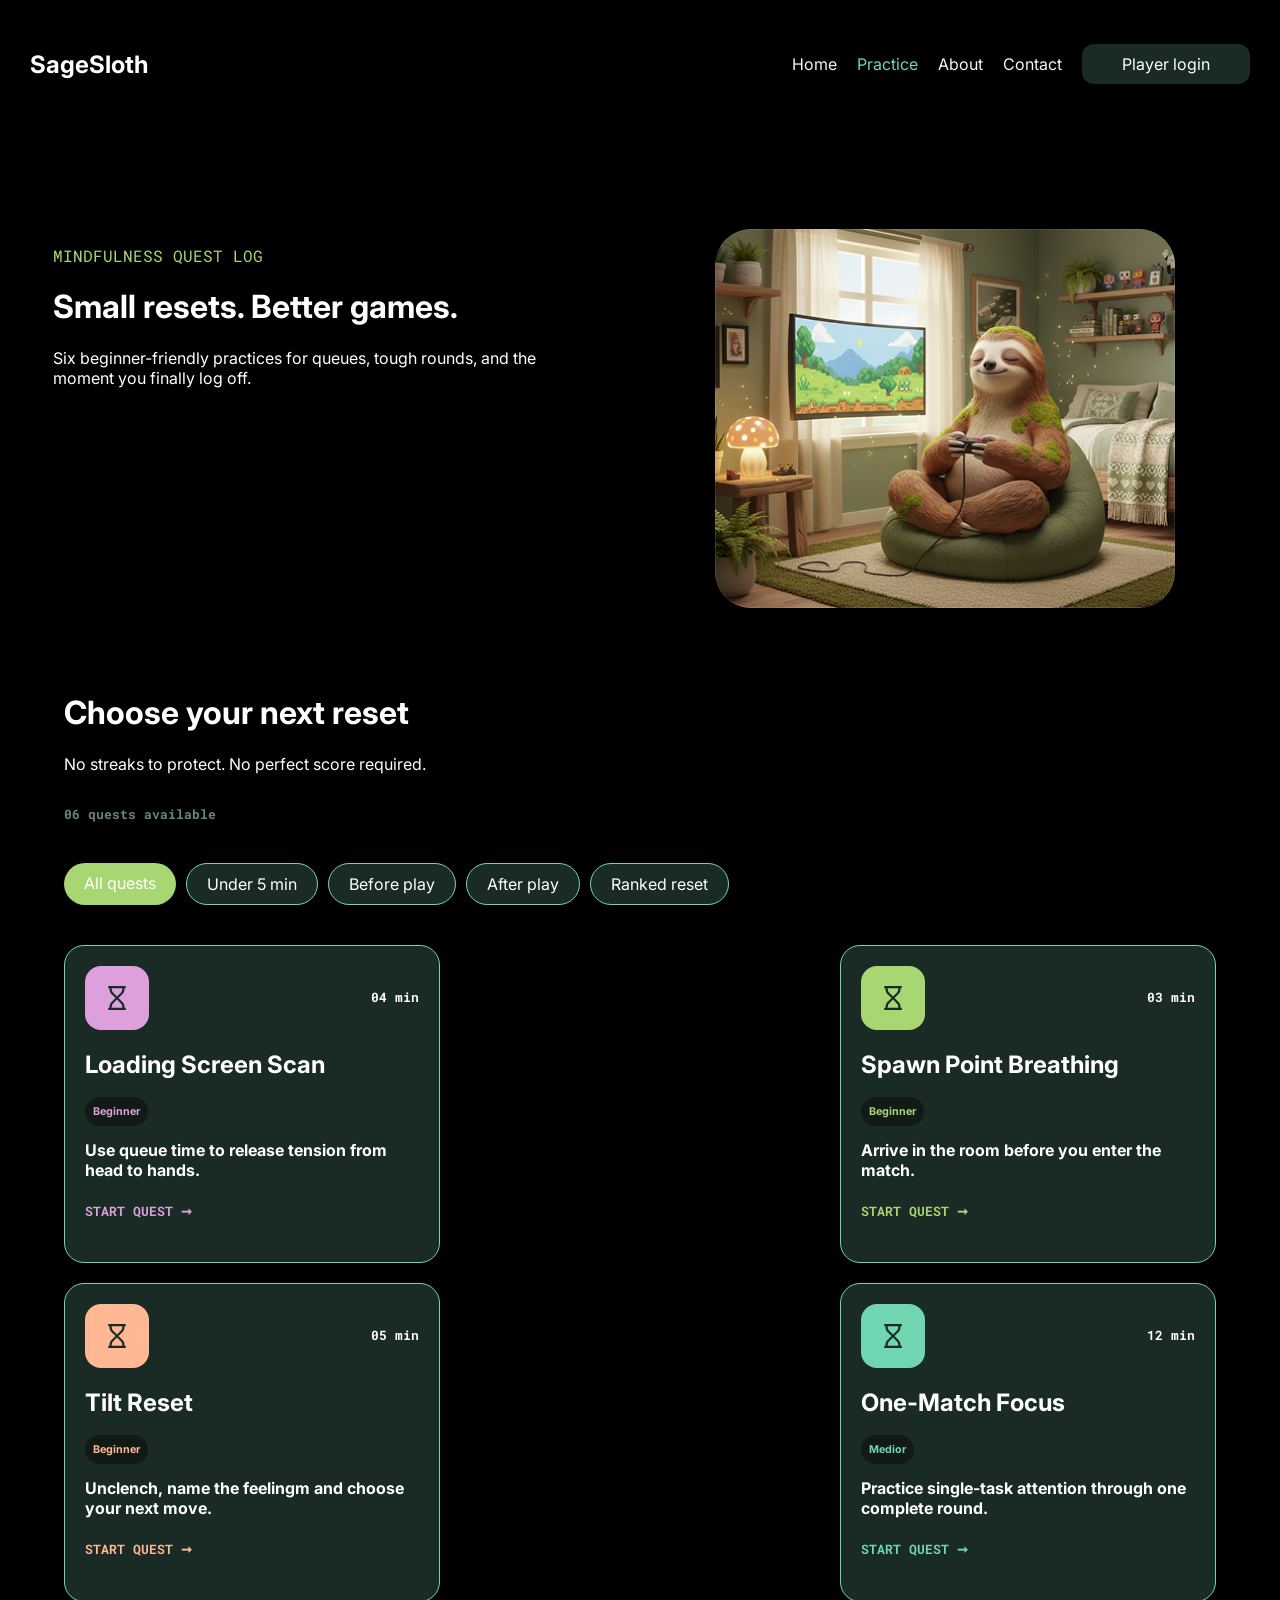
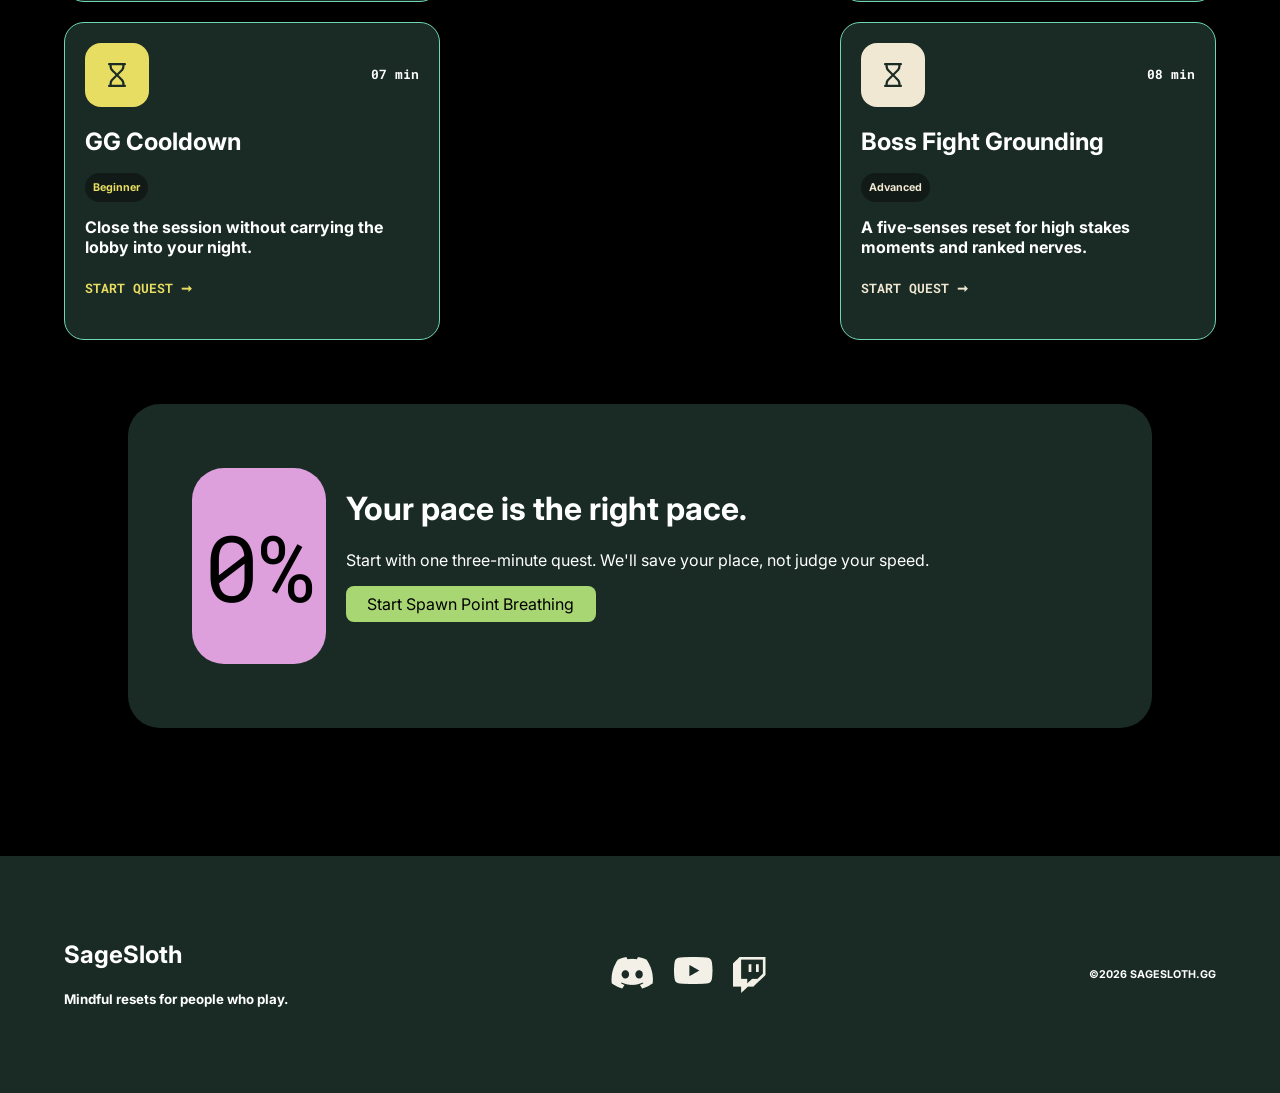
<file: SageSloth/practice.html>
<!DOCTYPE html>
<html lang="en">
<head>
    <link rel="stylesheet" href="practice.css">
    <title>Practice - Sagesloth</title>
    <link rel="preconnect" href="https://fonts.googleapis.com">
    <link rel="preconnect" href="https://fonts.gstatic.com" crossorigin>
    <link href="https://fonts.googleapis.com/css2?family=Roboto+Mono:ital,wght@0,100..700;1,100..700&display=swap" rel="stylesheet">
    <link rel="preconnect" href="https://fonts.googleapis.com">
    <link rel="preconnect" href="https://fonts.gstatic.com" crossorigin>
    <link href="https://fonts.googleapis.com/css2?family=Inter:ital,opsz,wght@0,14..32,100..900;1,14..32,100..900&display=swap" rel="stylesheet">
</head>
<body>
    <nav>
        <div><h1>SageSloth</h1></div>
        <div class="header-buttons">
            <div class="header-button"><a href="home.html">Home</a></div>
            <div class="header-button" id="current-header">Practice</div>
            <div class="header-button"><a href="about.html">About</a></div>
            <div class="header-button"><a href="contact.html">Contact</a></div>
            <div class="header-button" id="player-login-header">Player login</div>
        </div>
    </nav>
    <div class="hero">
        <div class="hero-mains">
            <p id="hero-quest-text">MINDFULNESS QUEST LOG</p>
            <h1>Small resets. Better games.</h1>
            <p>Six beginner-friendly practices for queues, tough rounds, and the moment you finally log off.</p>
        </div>
        <div class="hero-mains"><img src="practice-sloth.png" alt="AI generated image of a sloth gaming"></div>
    </div>
    <div class="reset-modes">
        <div id="reset-modes-top">
            <h1>Choose your next reset</h1>
            <p>No streaks to protect. No perfect score required.</p>
            <h6>06 quests available</h6>
        </div>
        <div id="reset-buttons">
            <div class="reset-button-base" id="reset-button-selected">All quests</div>
            <div class="reset-button-base">Under 5 min</div>
            <div class="reset-button-base">Before play</div>
            <div class="reset-button-base">After play</div>
            <div class="reset-button-base">Ranked reset</div>
        </div>
        <div class="reset-modes-options">
            <div class="rM-option">
                <div class="rM-option-image-time">
                    <div id="RMOIT-A1">
                        <img src="hourglass.png">
                    </div>
                    <h5>04 min</h5>
                </div>
                <h2>Loading Screen Scan</h2>
                <h6 class="reset-modes-A1-start">Beginner</h6>
                <h4>Use queue time to release tension from head to hands.</h4>
                <h5 class="reset-modes-A1-start">START QUEST &#10142;</h5>
            </div>
            <div class="rM-option">
                <div class="rM-option-image-time">
                    <div id="RMOIT-A2">
                        <img src="hourglass.png">
                    </div>
                    <h5>03 min</h5>
                </div>
                <h2>Spawn Point Breathing</h2>
                <h6 class="reset-modes-A2-start">Beginner</h6>
                <h4>Arrive in the room before you enter the match.</h4>
                <h5 class="reset-modes-A2-start">START QUEST &#10142;</h5>
            </div>
            <div class="rM-option">
                <div class="rM-option-image-time">
                    <div id="RMOIT-A3">
                        <img src="hourglass.png">
                    </div>
                    <h5>05 min</h5>
                </div>
                <h2>Tilt Reset</h2>
                <h6 class="reset-modes-A3-start">Beginner</h6>
                <h4>Unclench, name the feelingm and choose your next move.</h4>
                <h5 class="reset-modes-A3-start">START QUEST &#10142;</h5>
            </div>
            <div class="rM-option">
                <div class="rM-option-image-time">
                    <div id="RMOIT-B1">
                        <img src="hourglass.png">
                    </div>
                    <h5>12 min</h5>
                </div>
                <h2>One-Match Focus</h2>
                <h6 class="reset-modes-B1-start">Medior</h6>
                <h4>Practice single-task attention through one complete round.</h4>
                <h5 class="reset-modes-B1-start">START QUEST &#10142;</h5>
            </div>
            <div class="rM-option">
                <div class="rM-option-image-time">
                    <div id="RMOIT-B2">
                        <img src="hourglass.png">
                    </div>
                    <h5>07 min</h5>
                </div>
                <h2>GG Cooldown</h2>
                <h6 class="reset-modes-B2-start">Beginner</h6>
                <h4>Close the session without carrying the lobby into your night.</h4>
                <h5 class="reset-modes-B2-start">START QUEST &#10142;</h5>
            </div>
            <div class="rM-option">
                <div class="rM-option-image-time">
                    <div id="RMOIT-B3">
                        <img src="hourglass.png">
                    </div>
                    <h5>08 min</h5>
                </div>
                <h2>Boss Fight Grounding</h2>
                <h6 class="reset-modes-B3-start">Advanced</h6>
                <h4>A five-senses reset for high stakes moments and ranked nerves.</h4>
                <h5 class="reset-modes-B3-start">START QUEST &#10142;</h5>
            </div>
        </div>
    </div>
    <div id="invite-main">
        <div id="invite-percent">0%</div>
        <div>
            <h1>Your pace is the right pace.</h1>
            <p>Start with one three-minute quest. We'll save your place, not judge your speed.</p>
            <div id="invite-button">Start Spawn Point Breathing</div>
        </div>
    </div>
    <footer>
        <div>
            <h2>SageSloth</h2>
            <h5>Mindful resets for people who play.</h5>
        </div>
        <div>
            <div id="footer-icons">
                <img src="discord.png" alt="practice">
                <img src="yt.png" alt="about">
                <img src="twitch.png" alt="contact">
            </div>
        </div>
        <div>
            <h6> &#169;2026 SAGESLOTH.GG</h6>
        </div>
    </footer>
</body>
</html>
</file>
<file: New folder/about.css>
body{
    background-color: black;
    color: white;
    margin:0px;
    font-family: "inter";
}
nav{
    display: flex;
    justify-content: space-between;
    padding: 30px;
}
.headerButtons{
    display: flex;
    gap: 20px;
    align-items: center;
}
#playerLoginHeader{
    background-color: #192B24;
    padding: 10px;
    padding-left: 40px;
    padding-right: 40px;
    border-radius: 12px;
}
a{
    color:whitesmoke;
    text-decoration: none;
}
#currentHeader{
    color: #70D6B2;
}
.hero{
    display: flex;
    justify-content: center;
    padding-top: 100px;
    gap: 150px;
}
.heroMains{
    width: 40%;
}
.heroMains h1{
    font-size: 48px;
}
.heroMains div{
    background-color: #a8d672;
    padding: 1px;
    padding-left: 16px;
    border-radius: 32px;
    width: 46%;
    font-family: "roboto mono";
    color: black;
}
.hero div img{
    height: 100%;
    border-radius: 30px;
}
#heroQuestText{
    color: #a8d672;
    font-family: "Roboto mono";
    font-size: 16px;
}
.resetModes{
    margin-top: 5%;
    margin-bottom: 5%;
    padding: 5%;
    background-color: #192B24;
}
#resetModesTop h6{
    color: #69877c;
    font-family: "Roboto mono";
    font-size: smaller;
}
#resetButtons{
    display: flex;
    gap:10px;
    margin:40px;
    margin-left:0px;
}
.resetButtonBase{
    border-radius: 32px;
    background-color: #192B24;
    border: #70D6B2 1px solid;
    padding: 10px;
    padding-left: 20px;
    padding-right: 20px;
}
#resetButtonSelected{
    background-color: #a8d672;
    border: 0px;
}
.resetModesOptions{
    display: flex;
    justify-content: space-between;
    flex-wrap: wrap;
    gap: 20px;
}
#resetModesTop{
    align-self: left;
}
.rMOption{
    width: 29%;
    border-radius: 20px;
    border: #69877c 1px solid;
    text-align: left;
    padding: 20px;
}
.rMOption h5{
    font-family:"roboto mono"
}
.rMOption h6{
    padding: 8px;
    background-color:#111A16;
    border-radius: 64px;
    display:inline;
}

.rMOptionImageTime{
    display: flex;
    justify-content: space-between;
}
#RMOITA2{
    background-color: plum;
    color:black;
    font-family: "roboto mono";
    justify-content: center;
    align-items: center;
    display: flex;
    width: 64px;
    height:64px;
    border-radius: 16px;
}
#RMOITA1{
    background-color: #a8d672;
    color:black;
    font-family: "roboto mono";
    justify-content: center;
    align-items: center;
    display: flex;
    width: 64px;
    height:64px;
    border-radius: 16px;
}
#RMOITA3{
    background-color: #ffb893;
    color:black;
    font-family: "roboto mono";
    justify-content: center;
    align-items: center;
    display: flex;
    width: 64px;
    height:64px;
    border-radius: 16px;
}
.party{
    padding: 80px;
}
.partyOptions{
    display: flex;
    justify-content: space-between;
    flex-wrap: wrap;
    gap: 20px;
}
.partyOptions div h3{
    font-family: "Roboto mono";
    font-size: 14px;
}
.partyOptions div img{
    width: 100%;
    border-radius: 16px;
}
.parOption1{
    width: 29%;
    background-color: #a8d672;
    color: black;
    border-radius: 20px;
    text-align: left;
    padding: 20px;
}
.parOption2{
    width: 29%;
    background-color: plum;
    color: black;
    border-radius: 20px;
    text-align: left;
    padding: 20px;
}
.parOption3{
    width: 29%;
    background-color: #ffb893;
    color: black;
    border-radius: 20px;
    text-align: left;
    padding: 20px;
}
.notes{
    padding: 80px;
}
#notesTop{
    display: flex;
    justify-content: space-between;
}
.notesOptions{
    display: flex;
    justify-content: space-between;
    flex-wrap: wrap;
    gap: 20px;
}
.notesOptions div h3{
    font-family: "Roboto mono";
    font-size: 14px;
}
.noteOption1{
    width: 29%;
    background-color: #70D6B2;
    color: black;
    border-radius: 20px;
    text-align: left;
    padding: 20px;
}
.noteOption2{
    width: 29%;
    background-color: plum;
    color: black;
    border-radius: 20px;
    text-align: left;
    padding: 20px;
}
.noteOption3{
    width: 29%;
    background-color: #E8DD63;
    color: black;
    border-radius: 20px;
    text-align: left;
    padding: 20px;
}
footer{
    background-color: #192B24;
    display: flex;
    padding: 5%;
    justify-content: space-between;
    align-items: center;
}
#footerIcons{
    display: flex;
    justify-content: space-around;
    gap:20px;
}
footer img{
    height: 100%;
}
</file>
<file: New folder/contact.css>
body{
    background-color: black;
    color: white;
    margin:0px;
    font-family: "inter";
}
nav{
    display: flex;
    justify-content: space-between;
    padding: 30px;
}
.headerButtons{
    display: flex;
    gap: 20px;
    align-items: center;
}
#playerLoginHeader{
    background-color: #192B24;
    padding: 10px;
    padding-left: 40px;
    padding-right: 40px;
    border-radius: 12px;
}
a{
    color:whitesmoke;
    text-decoration: none;
}
#currentHeader{
    color: #70D6B2;
}
.hero{
    display: flex;
    justify-content: center;
    padding-top: 100px;
    gap: 150px;
}
.heroMains{
    width: 40%;
}

.hero div img{
    height: 80%;
    border-radius: 30px;
}
#heroImage{
    position: relative;
}
#imageCalm{
    position: absolute;
    bottom: 8px;
    left: 8px;
    border-radius: 64px;
    background-color: #192B2480;
    padding: 16px;
}
#heroSave{
    color: #70D6B2;
    background-color: #192B24;
    border: #70D6B2 solid 1px;
    border-radius: 50px;
    padding-left:2%;
    height: 10%;
    width: 60%;
    display: flex;
}
#heroSaveCircle{
    background-color: #70D6B2;
    height: 10px;
    border-radius: 5px;
    width: 10px;
    align-self: center;
    margin-right: 4px;
}
#heroSaveText{
    align-self: center;
}
.resetModesOptions{
    padding: 5%;
    display: flex;
    justify-content: space-between;
    gap: 20px;
}
.resetModes{
    text-align: center;
}
#resetModesTop{
    text-align: left;
    padding-left: 80px
}
#resetModesTop h5{
    font-family: "roboto mono";
    font-size: small;
    color: #a8d672;
}
.rMOption{
    width: 33%;
    background-color: #192B24;
    border-radius: 20px;
    border: #70D6B2 1px solid;
    text-align: left;
    padding: 20px;
}
.rMOption h5{
    font-family:"roboto mono"
}
#resetModesHeartStart{
    color: #a8d672;
}
#resetModesPlusStart{
    color: #ffb893;
}
#resetModesTiltStart{
    color: plum;
}
.rMOptionImageTime{
    display: flex;
    justify-content: space-between;
}
#RMOITheart{
    background-color: #a8d672;
    justify-content: center;
    align-items: center;
    display: flex;
    width: 64px;
    height:64px;
    border-radius: 16px;
}
#RMOITplus{
    background-color: #ffb893;
    justify-content: center;
    align-items: center;
    display: flex;
    width: 64px;
    height:64px;
    border-radius: 16px;
}
#RMOITtilt{
    background-color: plum;
    justify-content: center;
    align-items: center;
    display: flex;
    width: 64px;
    height:64px;
    border-radius: 16px;
}
.beginnerQuest{
    background-color: #192B24;
    padding: 50px;
}
#questMain{
    display: flex;
    gap:90px;
    justify-content: center;
}
#questBreatheBox{
    background-color: black;
    border-radius: 32px;
    border:#192B24 1px solid;
    padding:20px;
    width: 40%;
}
#questTimer{
    display: flex;
    justify-content: space-between;
}
#questTimerName{
    color:#a8d672;
    font-family: "Roboto mono";
}
#questBreatheCircle{
    width: 96px;
    height: 96px;
    background-color:#192B24;
    margin-left: 39.5%;
    border-radius: 64px;
    border:#a8d672 2px solid;
    padding: 16px;
    margin-top: 50px;
}
#questBreatheCircle div{
    background-color: #a8d672;
    width: 96px;
    height: 96px;
    border-radius: 48px;
}
#questProgress{
    width: 90%;
    height: 20px;
    background-color: #192B24;
    margin-left: 5%;
    margin-top:40px;
    border-radius: 10px;
}
#questProgress div{
    width: 80%;
    height: 20px;
    background-color: #a8d672;
    border-radius: 10px;
}
#questDesc{
    width: 40%;
}
#questDesc h6{
    color:plum;
}
#questDesc h4{
    font-family: "roboto mono";
}
#playerNoteMain{
    padding: 10%;
    text-align: center;
}
#playerNoteMain h1{
    margin-top: 5%;
    margin-bottom: 5%;
}
#playerNoteNote{
    color: #ffb893;
    font-family: "Roboto mono";
}
#inviteMain{
    margin: 10%;
    margin-top: 0px;
    background-color: #192B24;
    padding: 5%;
    border-radius: 32px;
    text-align: center;
}
#inviteDiv{
    display: flex;
    gap: 2%;
    justify-content: center;
    margin-left: 15%;
}
#inviteField{
    background-color: #192B24;
}
#inviteButton{
    width: 24%;
    border-radius: 8px;
    background-color: plum;
    padding: 8px;
    text-align: center;
}
footer{
    background-color: #192B24;
    display: flex;
    padding: 5%;
    justify-content: space-between;
    align-items: center;
}
#footerIcons{
    display: flex;
    justify-content: space-around;
    gap:20px;
}
footer img{
    height: 100%;
}
</file>
<file: New folder/practice.css>
body{
    background-color: black;
    color: white;
    margin:0px;
    font-family: "inter";
}
nav{
    display: flex;
    justify-content: space-between;
    padding: 30px;
}
.headerButtons{
    display: flex;
    gap: 20px;
    align-items: center;
}
#playerLoginHeader{
    background-color: #192B24;
    padding: 10px;
    padding-left: 40px;
    padding-right: 40px;
    border-radius: 12px;
}
a{
    color:whitesmoke;
    text-decoration: none;
}
#currentHeader{
    color: #70D6B2;
}
.hero{
    display: flex;
    justify-content: center;
    padding-top: 100px;
    gap: 150px;
}
.heroMains{
    width: 40%;
}
.hero div img{
    height: 100%;
    border-radius: 30px;
}
#heroQuestText{
    color: #a8d672;
    font-family: "Roboto mono";
}
.resetModes{
    padding: 5%;
}
#resetModesTop h6{
    color: #69877c;
    font-family: "Roboto mono";
    font-size: smaller;
}
#resetButtons{
    display: flex;
    gap:10px;
    margin:40px;
    margin-left:0px;
}
.resetButtonBase{
    border-radius: 32px;
    background-color: #192B24;
    border: #70D6B2 1px solid;
    padding: 10px;
    padding-left: 20px;
    padding-right: 20px;
}
#resetButtonSelected{
    background-color: #a8d672;
    border: 0px;
}
.resetModesOptions{
    display: flex;
    justify-content: space-between;
    flex-wrap: wrap;
    gap: 20px;
}
#resetModesTop{
    align-self: left;
}
.rMOption{
    width: 29%;
    background-color: #192B24;
    border-radius: 20px;
    border: #70D6B2 1px solid;
    text-align: left;
    padding: 20px;
}
.rMOption h5{
    font-family:"roboto mono"
}
.rMOption h6{
    padding: 8px;
    background-color:#111A16;
    border-radius: 64px;
    display:inline;
}

.rMOptionImageTime{
    display: flex;
    justify-content: space-between;
}
#RMOITA1{
    background-color: plum;
    justify-content: center;
    align-items: center;
    display: flex;
    width: 64px;
    height:64px;
    border-radius: 16px;
}
.resetModesA1Start{
    color: plum;
}
#RMOITA2{
    background-color: #a8d672;
    justify-content: center;
    align-items: center;
    display: flex;
    width: 64px;
    height:64px;
    border-radius: 16px;
}
.resetModesA2Start{
    color: #a8d672;
}
#RMOITA3{
    background-color: #ffb893;
    justify-content: center;
    align-items: center;
    display: flex;
    width: 64px;
    height:64px;
    border-radius: 16px;
}
.resetModesA3Start{
    color: #ffb893;
}
#RMOITB1{
    background-color: #70D6B2;
    justify-content: center;
    align-items: center;
    display: flex;
    width: 64px;
    height:64px;
    border-radius: 16px;
}
.resetModesB1Start{
    color: #70D6B2;
}
#RMOITB2{
    background-color: #E8DD63;
    justify-content: center;
    align-items: center;
    display: flex;
    width: 64px;
    height:64px;
    border-radius: 16px;
}
.resetModesB2Start{
    color: #E8DD63;
}
#RMOITB3{
    background-color: #F0E8D2;
    justify-content: center;
    align-items: center;
    display: flex;
    width: 64px;
    height:64px;
    border-radius: 16px;
}
.resetModesB3Start{
    color: #F0E8D2;
}
#inviteMain{
    margin: 10%;
    margin-top: 0px;
    background-color: #192B24;
    display: flex;
    gap: 20px;
    padding: 5%;
    border-radius: 32px;
}
#inviteMain h1{
    font-size: 32px;
}
#invitePercent{
    background-color: plum;
    color: black;
    font-size: 92px;
    display: flex;
    border-radius: 32px;
    justify-content: center;
    align-items: center;
    font-family: "Roboto Mono";
    width:15%;
    height:196px;
}
#inviteButton{
    width: 40%;
    color: black;
    border-radius: 8px;
    background-color: #a8d672;
    padding: 8px;
    text-align: center;
}
footer{
    background-color: #192B24;
    display: flex;
    padding: 5%;
    justify-content: space-between;
    align-items: center;
}
#footerIcons{
    display: flex;
    justify-content: space-around;
    gap:20px;
}
footer img{
    height: 100%;
}
</file>
<file: SageSloth/about.css>
body{
    background-color: black;
    color: white;
    margin:0px;
    font-family: "inter";
}
nav{
    display: flex;
    justify-content: space-between;
    padding: 30px;
}
.header-buttons{
    display: flex;
    gap: 20px;
    align-items: center;
}
#player-login-header{
    background-color: #192B24;
    padding: 10px;
    padding-left: 40px;
    padding-right: 40px;
    border-radius: 12px;
}
a{
    color:whitesmoke;
    text-decoration: none;
}
#current-header{
    color: #70D6B2;
}
.hero{
    display: flex;
    justify-content: center;
    padding-top: 100px;
    gap: 150px;
}
.hero-mains{
    width: 40%;
}
.hero-mains h1{
    font-size: 48px;
}
.hero-mains div{
    background-color: #a8d672;
    padding: 1px;
    padding-left: 16px;
    border-radius: 32px;
    width: 46%;
    font-family: "roboto mono";
    color: black;
}
.hero div img{
    height: 100%;
    border-radius: 30px;
}
#hero-quest-text{
    color: #a8d672;
    font-family: "Roboto mono";
    font-size: 16px;
}
.reset-modes{
    margin-top: 5%;
    margin-bottom: 5%;
    padding: 5%;
    background-color: #192B24;
}
#reset-modes-top h6{
    color: #69877c;
    font-family: "Roboto mono";
    font-size: smaller;
}
#reset-buttons{
    display: flex;
    gap:10px;
    margin:40px;
    margin-left:0px;
}
.reset-button-base{
    border-radius: 32px;
    background-color: #192B24;
    border: #70D6B2 1px solid;
    padding: 10px;
    padding-left: 20px;
    padding-right: 20px;
}
#reset-button-selected{
    background-color: #a8d672;
    border: 0px;
}
.reset-modes-options{
    display: flex;
    justify-content: space-between;
    flex-wrap: wrap;
    gap: 20px;
}
#reset-modes-top{
    align-self: left;
}
.rM-option{
    width: 29%;
    border-radius: 20px;
    border: #69877c 1px solid;
    text-align: left;
    padding: 20px;
}
.rM-option h5{
    font-family:"roboto mono"
}
.rM-option h6{
    padding: 8px;
    background-color:#111A16;
    border-radius: 64px;
    display:inline;
}

.rM-option-image-time{
    display: flex;
    justify-content: space-between;
}
#RMOIT-A2{
    background-color: plum;
    color:black;
    font-family: "roboto mono";
    justify-content: center;
    align-items: center;
    display: flex;
    width: 64px;
    height:64px;
    border-radius: 16px;
}
#RMOIT-A1{
    background-color: #a8d672;
    color:black;
    font-family: "roboto mono";
    justify-content: center;
    align-items: center;
    display: flex;
    width: 64px;
    height:64px;
    border-radius: 16px;
}
#RMOIT-A3{
    background-color: #ffb893;
    color:black;
    font-family: "roboto mono";
    justify-content: center;
    align-items: center;
    display: flex;
    width: 64px;
    height:64px;
    border-radius: 16px;
}
.party{
    padding: 80px;
}
.party-options{
    display: flex;
    justify-content: space-between;
    flex-wrap: wrap;
    gap: 20px;
}
.party-options div h3{
    font-family: "Roboto mono";
    font-size: 14px;
}
.party-options div img{
    width: 100%;
    border-radius: 16px;
}
.par-option1{
    width: 29%;
    background-color: #a8d672;
    color: black;
    border-radius: 20px;
    text-align: left;
    padding: 20px;
}
.par-option2{
    width: 29%;
    background-color: plum;
    color: black;
    border-radius: 20px;
    text-align: left;
    padding: 20px;
}
.par-option3{
    width: 29%;
    background-color: #ffb893;
    color: black;
    border-radius: 20px;
    text-align: left;
    padding: 20px;
}
.notes{
    padding: 80px;
}
#notes-top{
    display: flex;
    justify-content: space-between;
}
.notes-options{
    display: flex;
    justify-content: space-between;
    flex-wrap: wrap;
    gap: 20px;
}
.notes-options div h3{
    font-family: "Roboto mono";
    font-size: 14px;
}
.note-option1{
    width: 29%;
    background-color: #70D6B2;
    color: black;
    border-radius: 20px;
    text-align: left;
    padding: 20px;
}
.note-option2{
    width: 29%;
    background-color: plum;
    color: black;
    border-radius: 20px;
    text-align: left;
    padding: 20px;
}
.note-option3{
    width: 29%;
    background-color: #E8DD63;
    color: black;
    border-radius: 20px;
    text-align: left;
    padding: 20px;
}
footer{
    background-color: #192B24;
    display: flex;
    padding: 5%;
    justify-content: space-between;
    align-items: center;
}
#footer-icons{
    display: flex;
    justify-content: space-around;
    gap:20px;
}
footer img{
    height: 100%;
}
</file>
<file: SageSloth/contact.css>
body{
    background-color: black;
    color: white;
    margin:0px;
    font-family: "inter";
}
nav{
    display: flex;
    justify-content: space-between;
    padding: 30px;
}
.header-buttons{
    display: flex;
    gap: 20px;
    align-items: center;
}
#player-login-header{
    background-color: #192B24;
    padding: 10px;
    padding-left: 40px;
    padding-right: 40px;
    border-radius: 12px;
}
a{
    color:whitesmoke;
    text-decoration: none;
}
#current-header{
    color: #70D6B2;
}
.hero{
    display: flex;
    justify-content: center;
    padding-top: 100px;
    gap: 150px;
}
.hero-mains{
    width: 40%;
}
#hero-save{
    color: #70D6B2;
    background-color: #192B24;
    border: #70D6B2 solid 1px;
    border-radius: 50px;
    padding-left:2%;
    height: 10%;
    width: 60%;
    display: flex;
}
#hero-save-circle{
    background-color: #70D6B2;
    height: 10px;
    border-radius: 5px;
    width: 10px;
    align-self: center;
    margin-right: 4px;
}
#hero-save-text{
    align-self: center;
}
.halfway-links{
    display:flex;
    justify-content: center;
    gap:40px;
    margin-bottom:128px;
}
.halfway-box{
    height: 80px;
    width: 20%;
    color: black;
    display: flex;
    border-radius: 16px;
    align-items: center;
    padding-left: 16px;
    gap: 16px;
}
.halfway-box p{
    margin:0px;
}
.halfway-box h5{
    margin: 0px;
}
#email-box{
    background-color: #a8d672;
}
#email-square{
    background-color: #14201830;
    padding: 16px;
    border-radius: 8px;
}
#discord-box{
    background-color: plum;
}
#discord-square{
    background-color: #14201830;
    padding: 16px;
    border-radius: 8px;
}
.message{
    margin-left: 128px;
    background-color: #192B24;
    margin-right: 128px;
    border-radius: 32px;
    padding: 32px;
    margin-bottom: 64px;
}
.message form input{
    width: 100%;
    height: 32px;
    margin-bottom: 16px;
    background-color: #0000;
    color: white;
}
.message form div{
    display: flex;
    justify-content: space-between;
    gap: 32px;
}
#message-top{
    color: #ffb893;
    font-family: "roboto mono";
}
#message-send{
    width: 30%;
    color: black;
    background-color: #a8d672;
}
footer{
    background-color: #192B24;
    display: flex;
    padding: 5%;
    justify-content: space-between;
    align-items: center;
}
#footerIcons{
    display: flex;
    justify-content: space-around;
    gap:20px;
}
footer img{
    height: 100%;
}
</file>
<file: SageSloth/home.css>
body{
    background-color: black;
    color: white;
    margin:0px;
    font-family: "inter";
}
nav{
    display: flex;
    justify-content: space-between;
    padding: 30px;
}
.header-buttons{
    display: flex;
    gap: 20px;
    align-items: center;
}
#player-login-header{
    background-color: #192B24;
    padding: 10px;
    padding-left: 40px;
    padding-right: 40px;
    border-radius: 12px;
}
a{
    color:whitesmoke;
    text-decoration: none;
}
#current-header{
    color: #70D6B2;
}
.hero{
    display: flex;
    justify-content: center;
    padding-top: 100px;
    gap: 150px;
}
.hero-mains{
    width: 40%;
}

.hero-buttons{
    display: flex;
    width: 100%;
    justify-content: flex-start;
}
#green-hero-button{
    background-color: #a8d672;
    color: black;
    padding: 12px;
    border-radius: 12px;
    margin-right: 10px;
}
#black-hero-button{
    border: #888 solid 2px;
    padding: 12px;
    border-radius: 12px;
}
.hero div img{
    height: 80%;
    border-radius: 30px;
}
#hero-image{
    position: relative;
}
#image-calm{
    position: absolute;
    bottom: 8px;
    left: 8px;
    border-radius: 64px;
    background-color: #192B2480;
    padding: 16px;
}
#hero-save{
    color: #70D6B2;
    background-color: #192B24;
    border: #70D6B2 solid 1px;
    border-radius: 50px;
    padding-left:2%;
    height: 10%;
    width: 36%;
    display: flex;
}
#hero-save-circle{
    background-color: #70D6B2;
    height: 12px;
    width: 12px;
    border-radius: 15px;
    align-self: center;
    margin-right: 4px;
}
#hero-save-text{
    align-self: center;
}
.hero-save-circle-corners{
    height: 10px;
    width: 10px;
    background-color: #192B24;
}
.reset-modes-options{
    padding: 5%;
    display: flex;
    justify-content: space-between;
    gap: 20px;
}
.reset-modes{
    text-align: center;
}
#reset-modes-top{
    text-align: left;
    padding-left: 80px
}
#reset-modes-top h5{
    font-family: "roboto mono";
    font-size: small;
    color: #a8d672;
}
.rM-option{
    width: 33%;
    background-color: #192B24;
    border-radius: 20px;
    border: #70D6B2 1px solid;
    text-align: left;
    padding: 20px;
}
.rM-option h5{
    font-family:"roboto mono"
}
#reset-modes-heart-start{
    color: #a8d672;
}
#reset-modes-plus-start{
    color: #ffb893;
}
#reset-modes-tilt-start{
    color: plum;
}
.rM-option-image-time{
    display: flex;
    justify-content: space-between;
}
#RMOIT-heart{
    background-color: #a8d672;
    justify-content: center;
    align-items: center;
    display: flex;
    width: 64px;
    height:64px;
    border-radius: 16px;
}
#RMOIT-plus{
    background-color: #ffb893;
    justify-content: center;
    align-items: center;
    display: flex;
    width: 64px;
    height:64px;
    border-radius: 16px;
}
#RMOIT-tilt{
    background-color: plum;
    justify-content: center;
    align-items: center;
    display: flex;
    width: 64px;
    height:64px;
    border-radius: 16px;
}
.beginner-quest{
    background-color: #192B24;
    padding: 50px;
}
#quest-main{
    display: flex;
    gap:90px;
    justify-content: center;
}
#quest-breathe-box{
    background-color: black;
    border-radius: 32px;
    border:#192B24 1px solid;
    padding:20px;
    width: 40%;
}
#quest-timer{
    display: flex;
    justify-content: space-between;
}
#quest-timer-name{
    color:#a8d672;
    font-family: "Roboto mono";
}
#quest-breathe-circle{
    width: 96px;
    height: 96px;
    background-color:#192B24;
    margin-left: 39.5%;
    border-radius: 64px;
    border:#a8d672 2px solid;
    padding: 16px;
    margin-top: 50px;
}
#quest-breathe-circle div{
    background-color: #a8d672;
    width: 96px;
    height: 96px;
    border-radius: 48px;
}
#quest-progress{
    width: 90%;
    height: 20px;
    background-color: #192B24;
    margin-left: 5%;
    margin-top:40px;
    border-radius: 10px;
}
#quest-progress div{
    width: 80%;
    height: 20px;
    background-color: #a8d672;
    border-radius: 10px;
}
#quest-description{
    width: 40%;
}
#quest-descrition h6{
    color:plum;
}
#quest-description h4{
    font-family: "roboto mono";
}
#player-note-main{
    padding: 10%;
    text-align: center;
}
#player-note-main h1{
    margin-top: 5%;
    margin-bottom: 5%;
}
#player-note-note{
    color: #ffb893;
    font-family: "Roboto mono";
}
#invite-main{
    margin: 10%;
    margin-top: 0px;
    background-color: #192B24;
    padding: 5%;
    border-radius: 32px;
    text-align: center;
}
#invite-div{
    display: flex;
    gap: 2%;
    justify-content: center;
    margin-left: 15%;
}
#invite-field{
    background-color: #192B24;
}
#invite-button{
    width: 24%;
    border-radius: 8px;
    background-color: plum;
    padding: 8px;
    text-align: center;
}
footer{
    background-color: #192B24;
    display: flex;
    padding: 5%;
    justify-content: space-between;
    align-items: center;
}
#footer-icons{
    display: flex;
    justify-content: space-around;
    gap:20px;
}
footer img{
    height: 100%;
}
</file>
<file: SageSloth/practice.css>
body{
    background-color: black;
    color: white;
    margin:0px;
    font-family: "inter";
}
nav{
    display: flex;
    justify-content: space-between;
    padding: 30px;
}
.header-buttons{
    display: flex;
    gap: 20px;
    align-items: center;
}
#player-login-header{
    background-color: #192B24;
    padding: 10px;
    padding-left: 40px;
    padding-right: 40px;
    border-radius: 12px;
}
a{
    color:whitesmoke;
    text-decoration: none;
}
#current-header{
    color: #70D6B2;
}
.hero{
    display: flex;
    justify-content: center;
    padding-top: 100px;
    gap: 150px;
}
.hero-mains{
    width: 40%;
}
.hero div img{
    height: 100%;
    border-radius: 30px;
}
#hero-quest-text{
    color: #a8d672;
    font-family: "Roboto mono";
}
.reset-modes{
    padding: 5%;
}
#reset-modes-top h6{
    color: #69877c;
    font-family: "Roboto mono";
    font-size: smaller;
}
#reset-buttons{
    display: flex;
    gap:10px;
    margin:40px;
    margin-left:0px;
}
.reset-button-base{
    border-radius: 32px;
    background-color: #192B24;
    border: #70D6B2 1px solid;
    padding: 10px;
    padding-left: 20px;
    padding-right: 20px;
}
#reset-button-selected{
    background-color: #a8d672;
    border: 0px;
}
.reset-modes-options{
    display: flex;
    justify-content: space-between;
    flex-wrap: wrap;
    gap: 20px;
}
#reset-modes-top{
    align-self: left;
}
.rM-option{
    width: 29%;
    background-color: #192B24;
    border-radius: 20px;
    border: #70D6B2 1px solid;
    text-align: left;
    padding: 20px;
}
.rM-option h5{
    font-family:"roboto mono"
}
.rM-option h6{
    padding: 8px;
    background-color:#111A16;
    border-radius: 64px;
    display:inline;
}

.rM-option-image-time{
    display: flex;
    justify-content: space-between;
}
#RMOIT-A1{
    background-color: plum;
    justify-content: center;
    align-items: center;
    display: flex;
    width: 64px;
    height:64px;
    border-radius: 16px;
}
.reset-modes-A1-start{
    color: plum;
}
#RMOIT-A2{
    background-color: #a8d672;
    justify-content: center;
    align-items: center;
    display: flex;
    width: 64px;
    height:64px;
    border-radius: 16px;
}
.reset-modes-A2-start{
    color: #a8d672;
}
#RMOIT-A3{
    background-color: #ffb893;
    justify-content: center;
    align-items: center;
    display: flex;
    width: 64px;
    height:64px;
    border-radius: 16px;
}
.reset-modes-A3-start{
    color: #ffb893;
}
#RMOIT-B1{
    background-color: #70D6B2;
    justify-content: center;
    align-items: center;
    display: flex;
    width: 64px;
    height:64px;
    border-radius: 16px;
}
.reset-modes-B1-start{
    color: #70D6B2;
}
#RMOIT-B2{
    background-color: #E8DD63;
    justify-content: center;
    align-items: center;
    display: flex;
    width: 64px;
    height:64px;
    border-radius: 16px;
}
.reset-modes-B2-start{
    color: #E8DD63;
}
#RMOIT-B3{
    background-color: #F0E8D2;
    justify-content: center;
    align-items: center;
    display: flex;
    width: 64px;
    height:64px;
    border-radius: 16px;
}
.reset-modes-B3-start{
    color: #F0E8D2;
}
#invite-main{
    margin: 10%;
    margin-top: 0px;
    background-color: #192B24;
    display: flex;
    gap: 20px;
    padding: 5%;
    border-radius: 32px;
}
#invite-main h1{
    font-size: 32px;
}
#invite-percent{
    background-color: plum;
    color: black;
    font-size: 92px;
    display: flex;
    border-radius: 32px;
    justify-content: center;
    align-items: center;
    font-family: "Roboto Mono";
    width:15%;
    height:196px;
}
#invite-button{
    width: 40%;
    color: black;
    border-radius: 8px;
    background-color: #a8d672;
    padding: 8px;
    text-align: center;
}
footer{
    background-color: #192B24;
    display: flex;
    padding: 5%;
    justify-content: space-between;
    align-items: center;
}
#footer-icons{
    display: flex;
    justify-content: space-around;
    gap:20px;
}
footer img{
    height: 100%;
}
</file>
